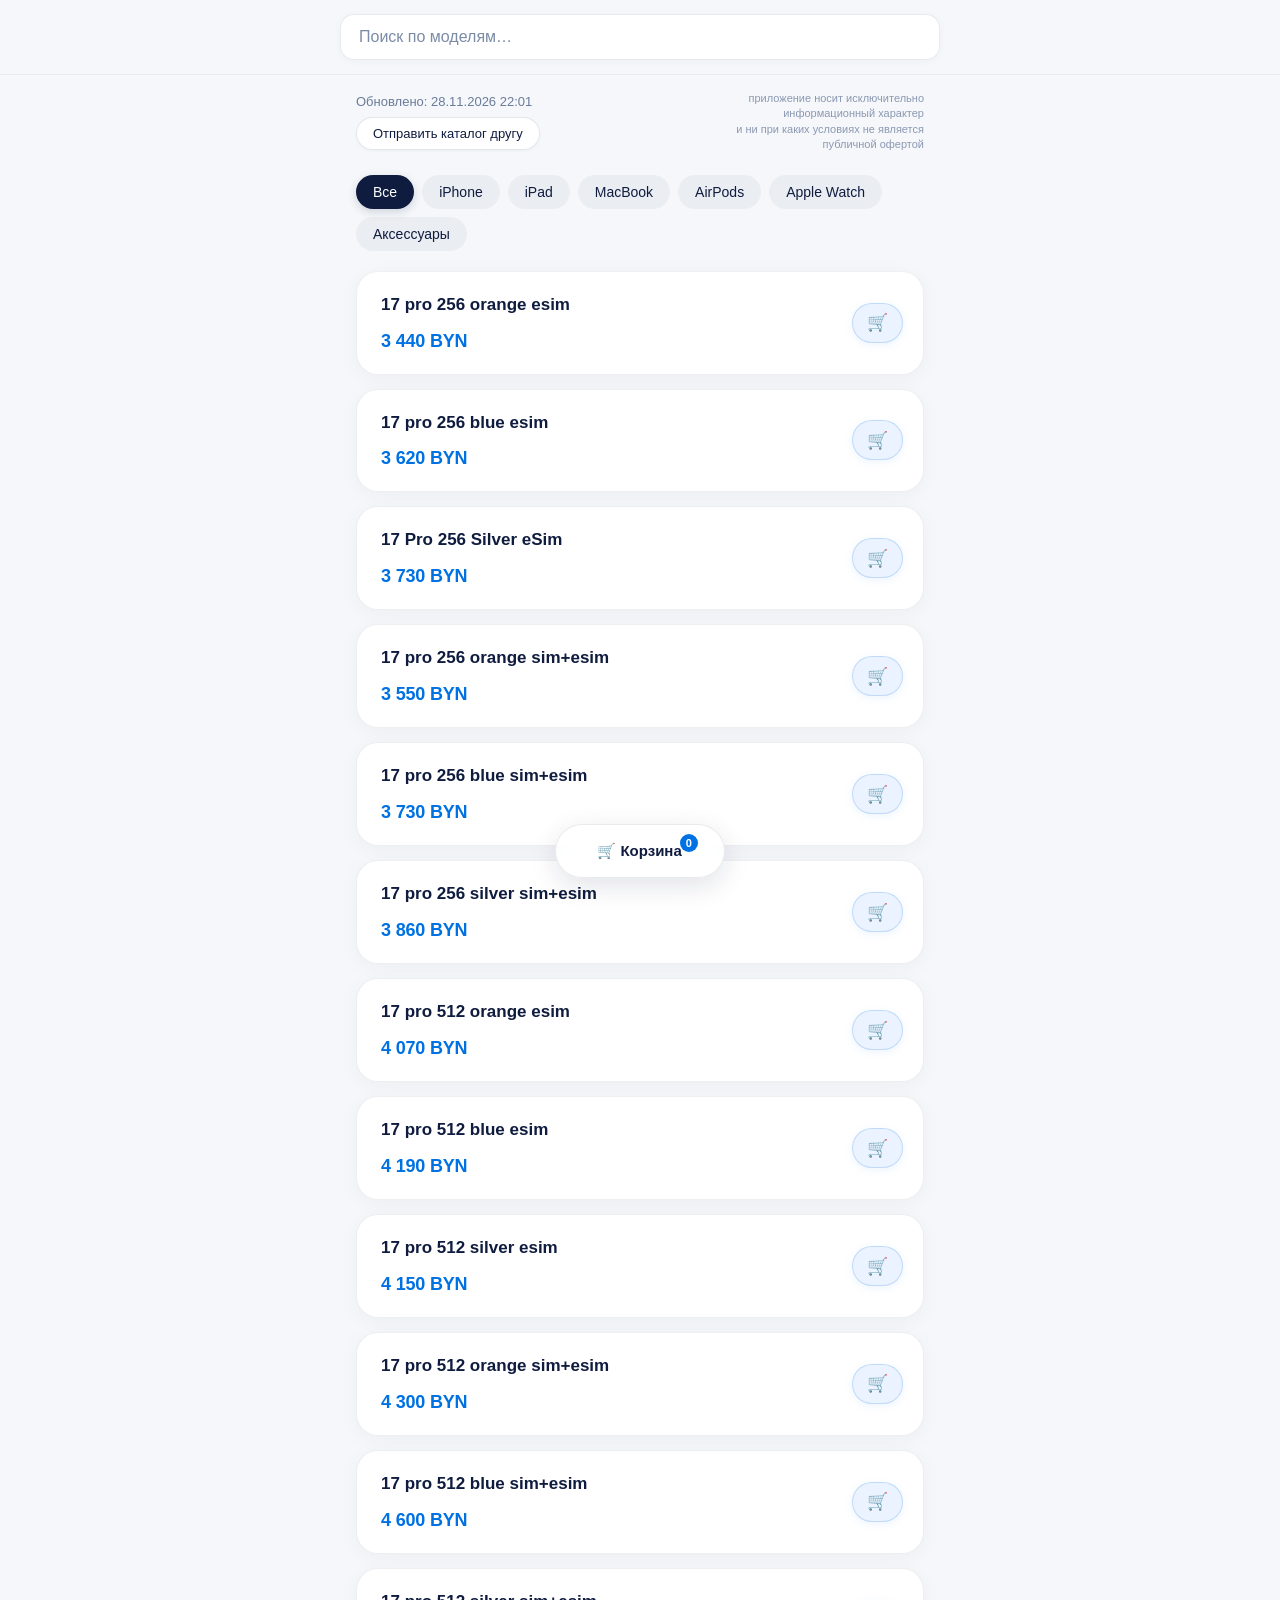
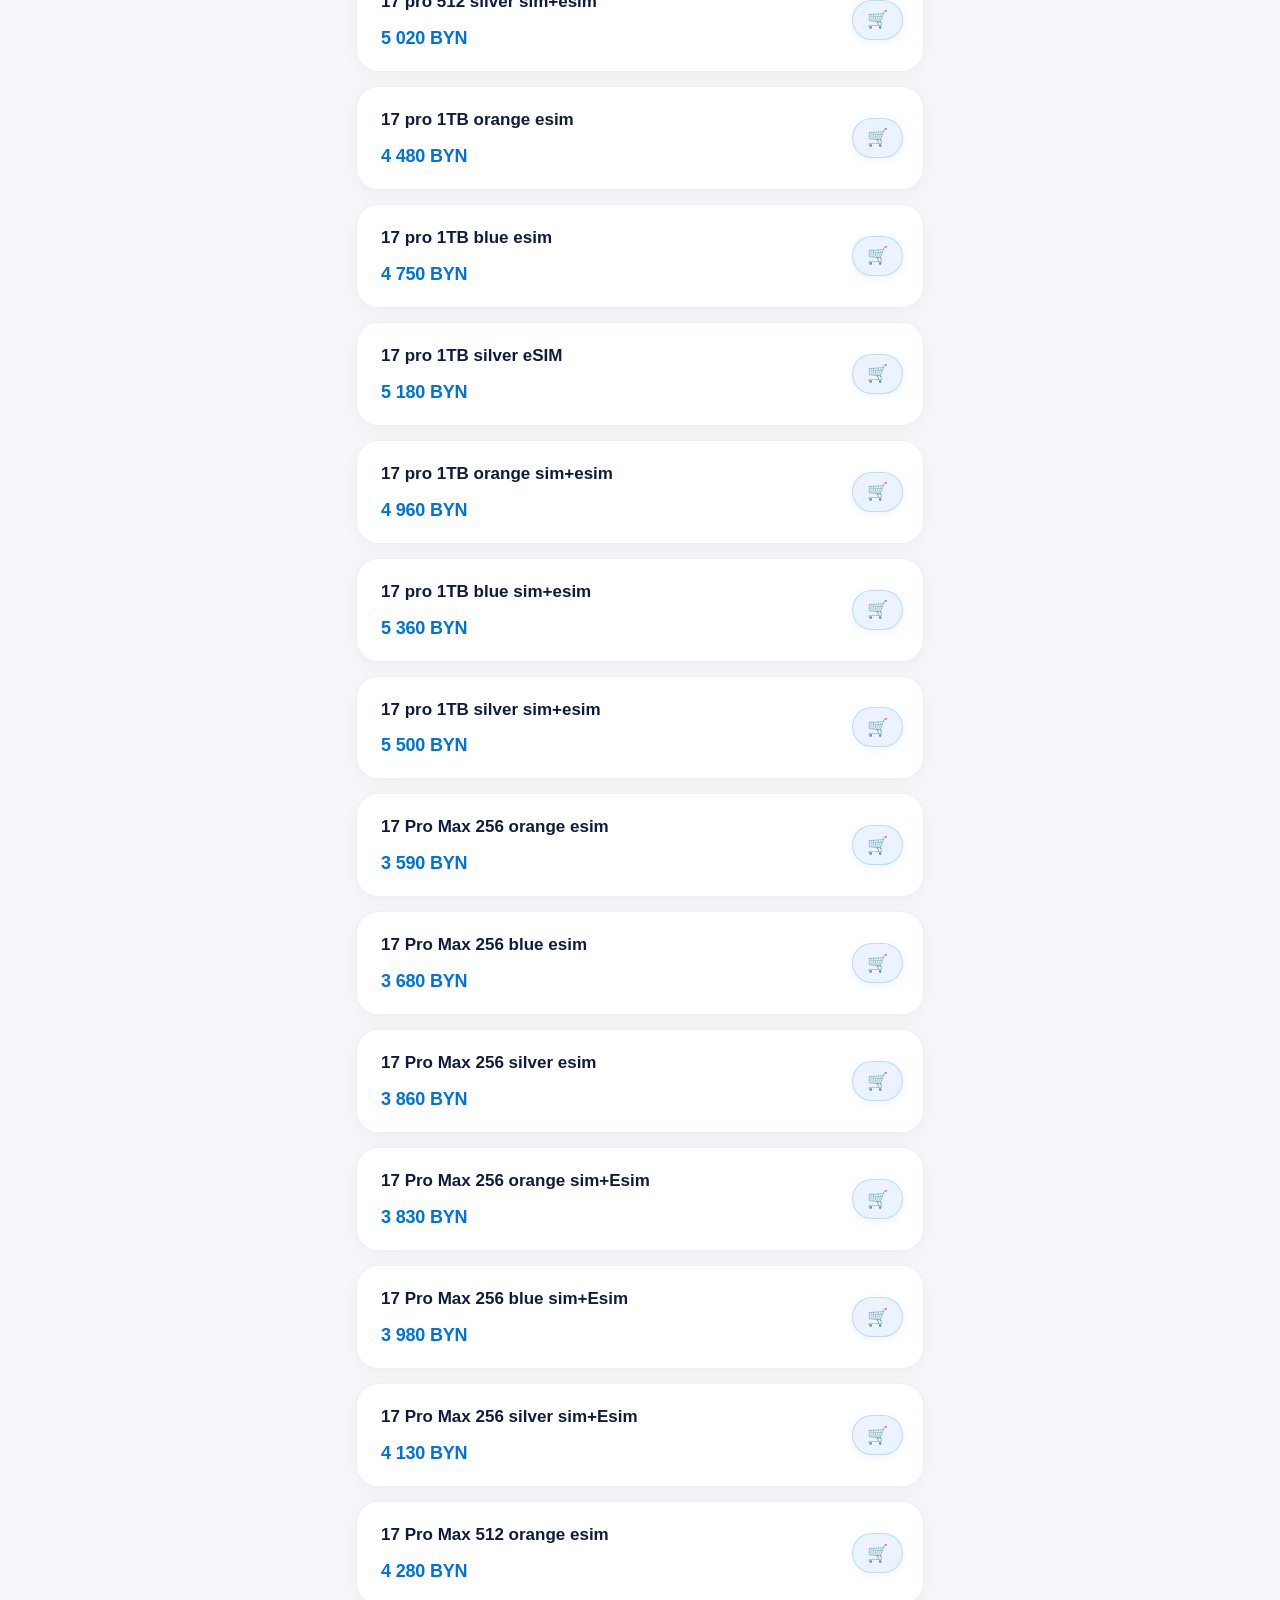
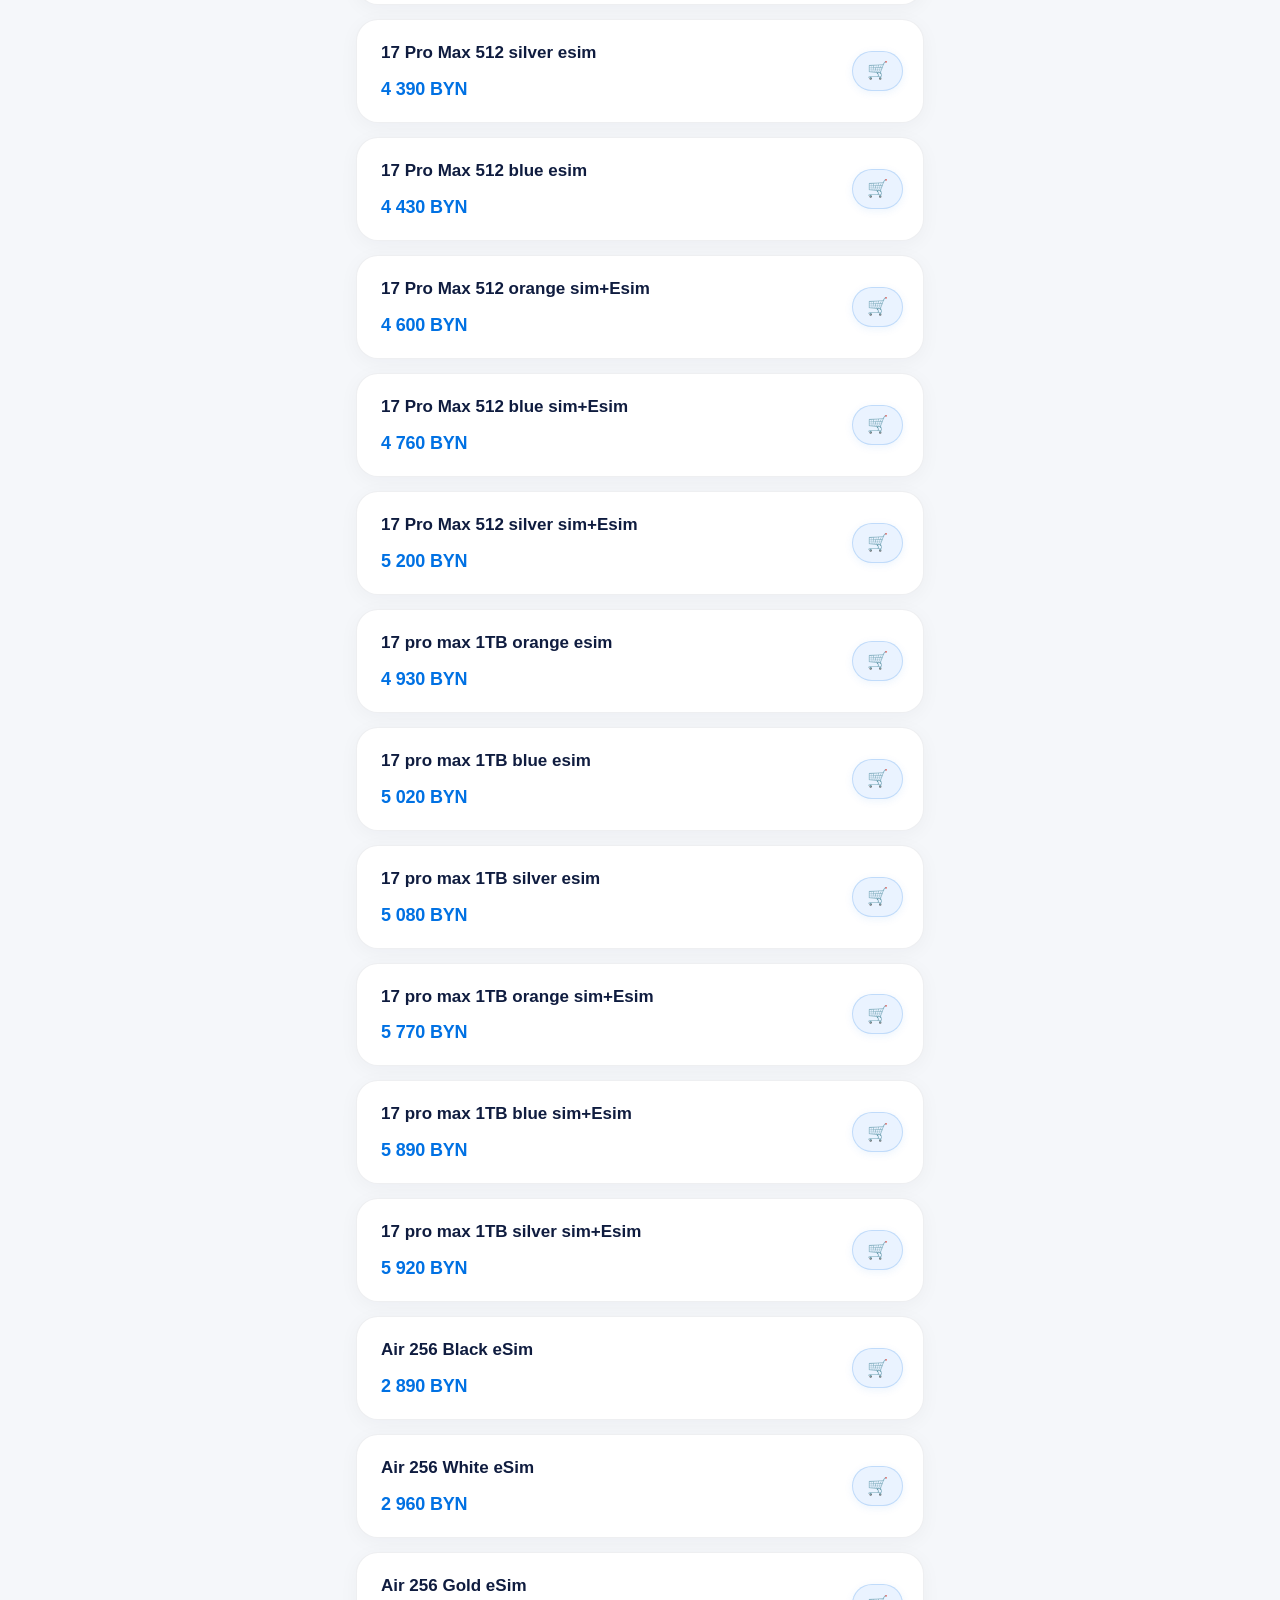
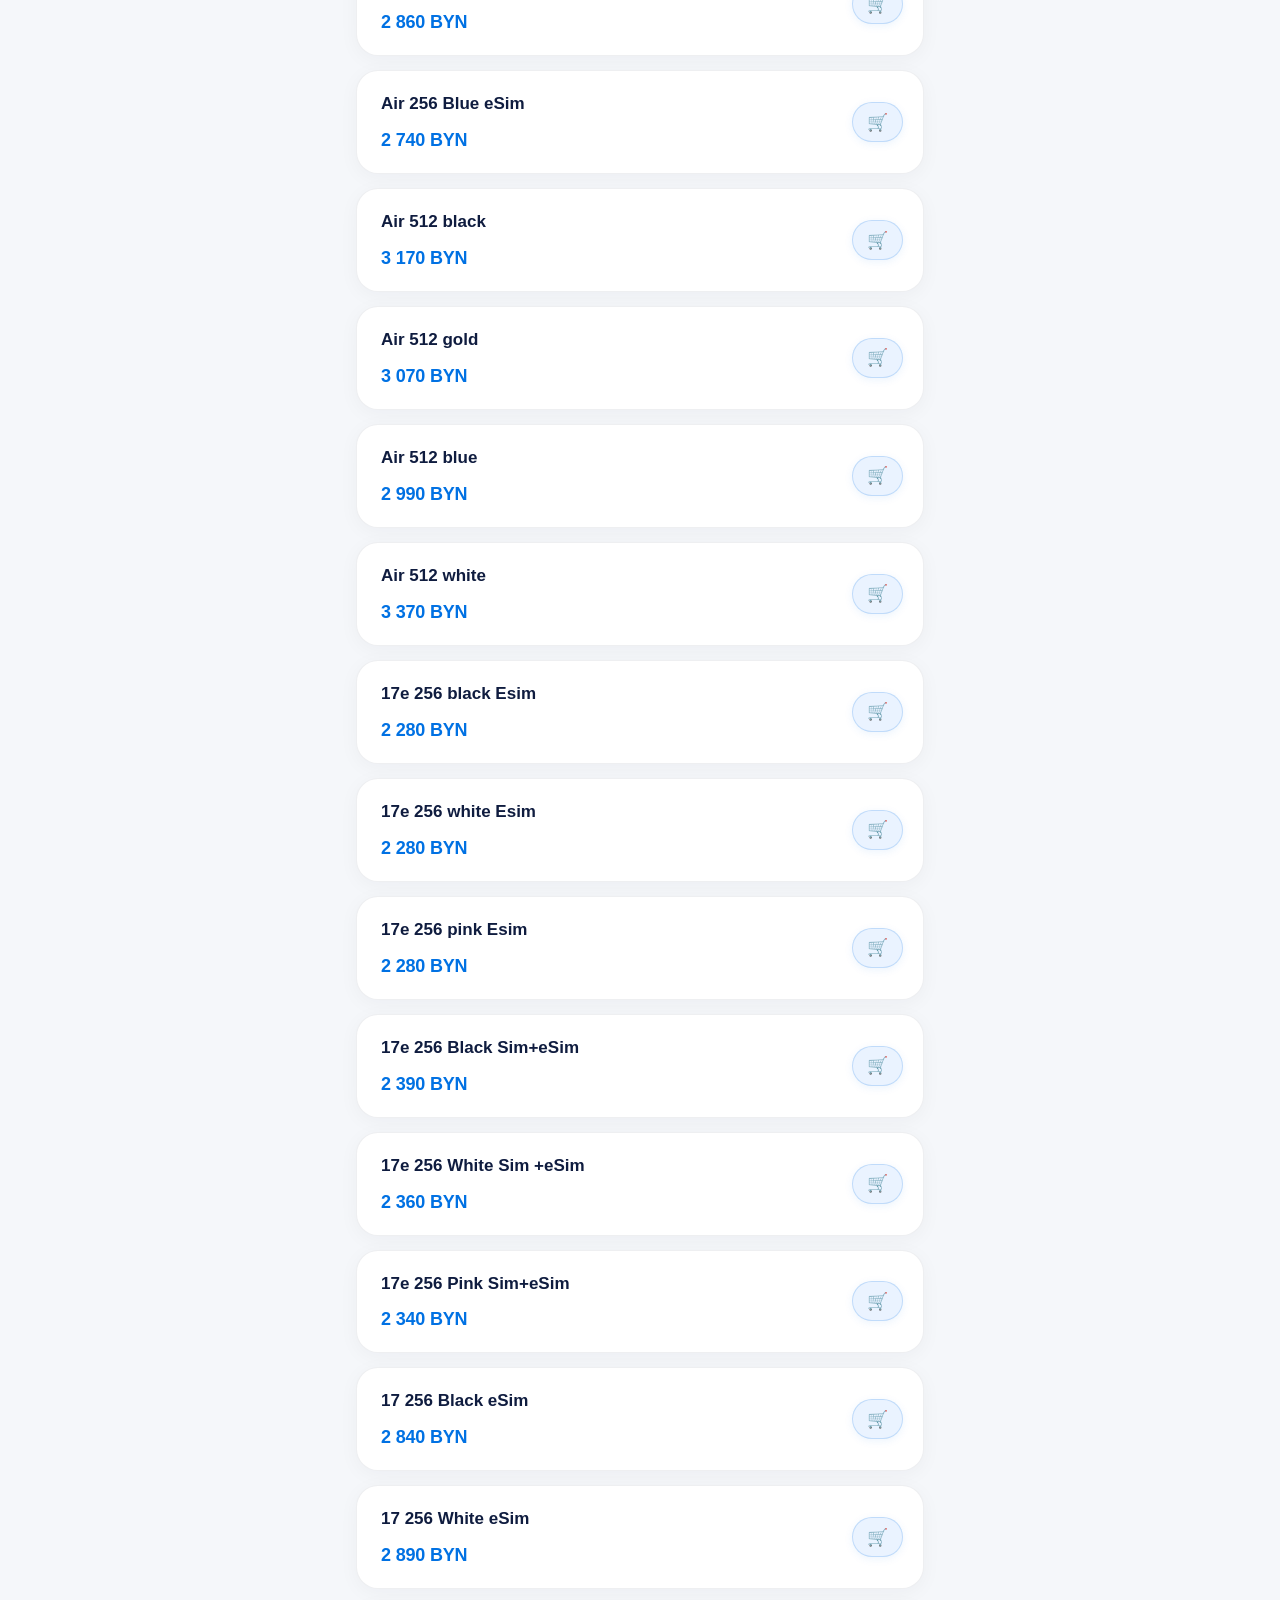
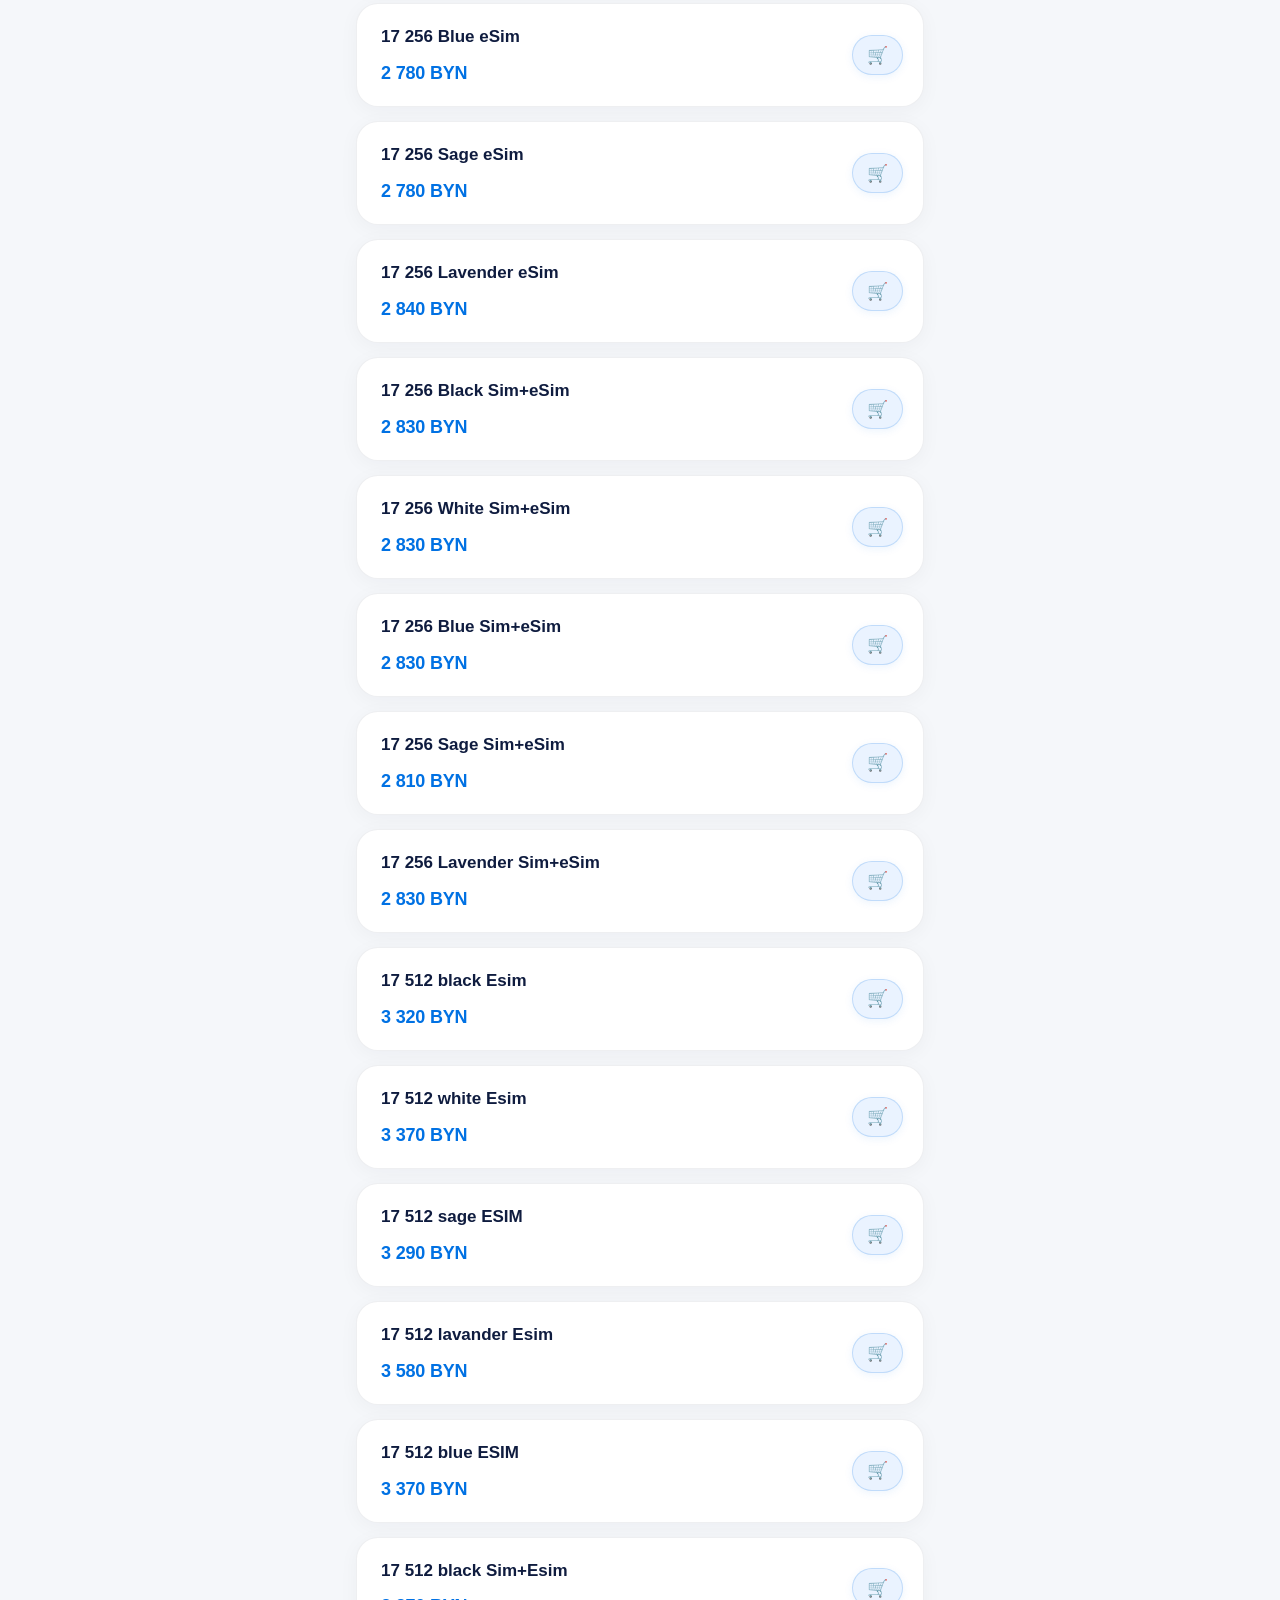
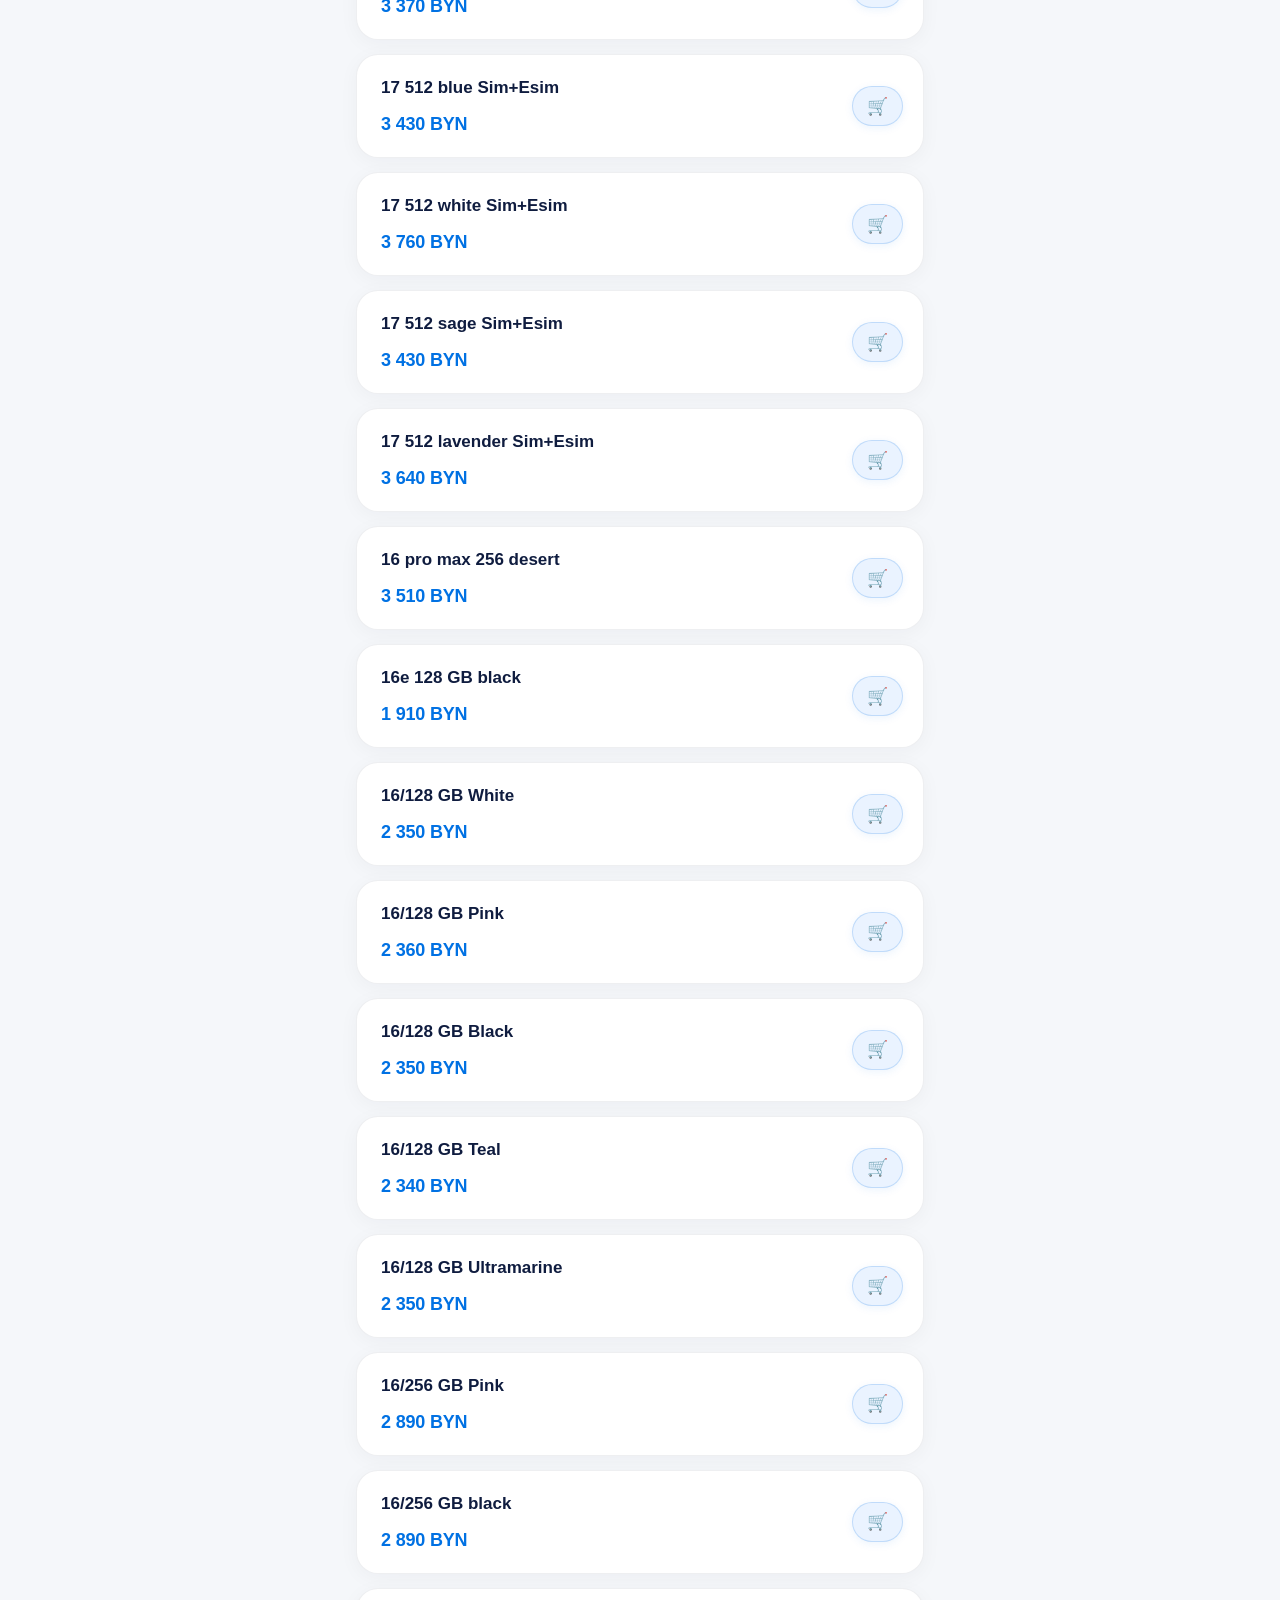
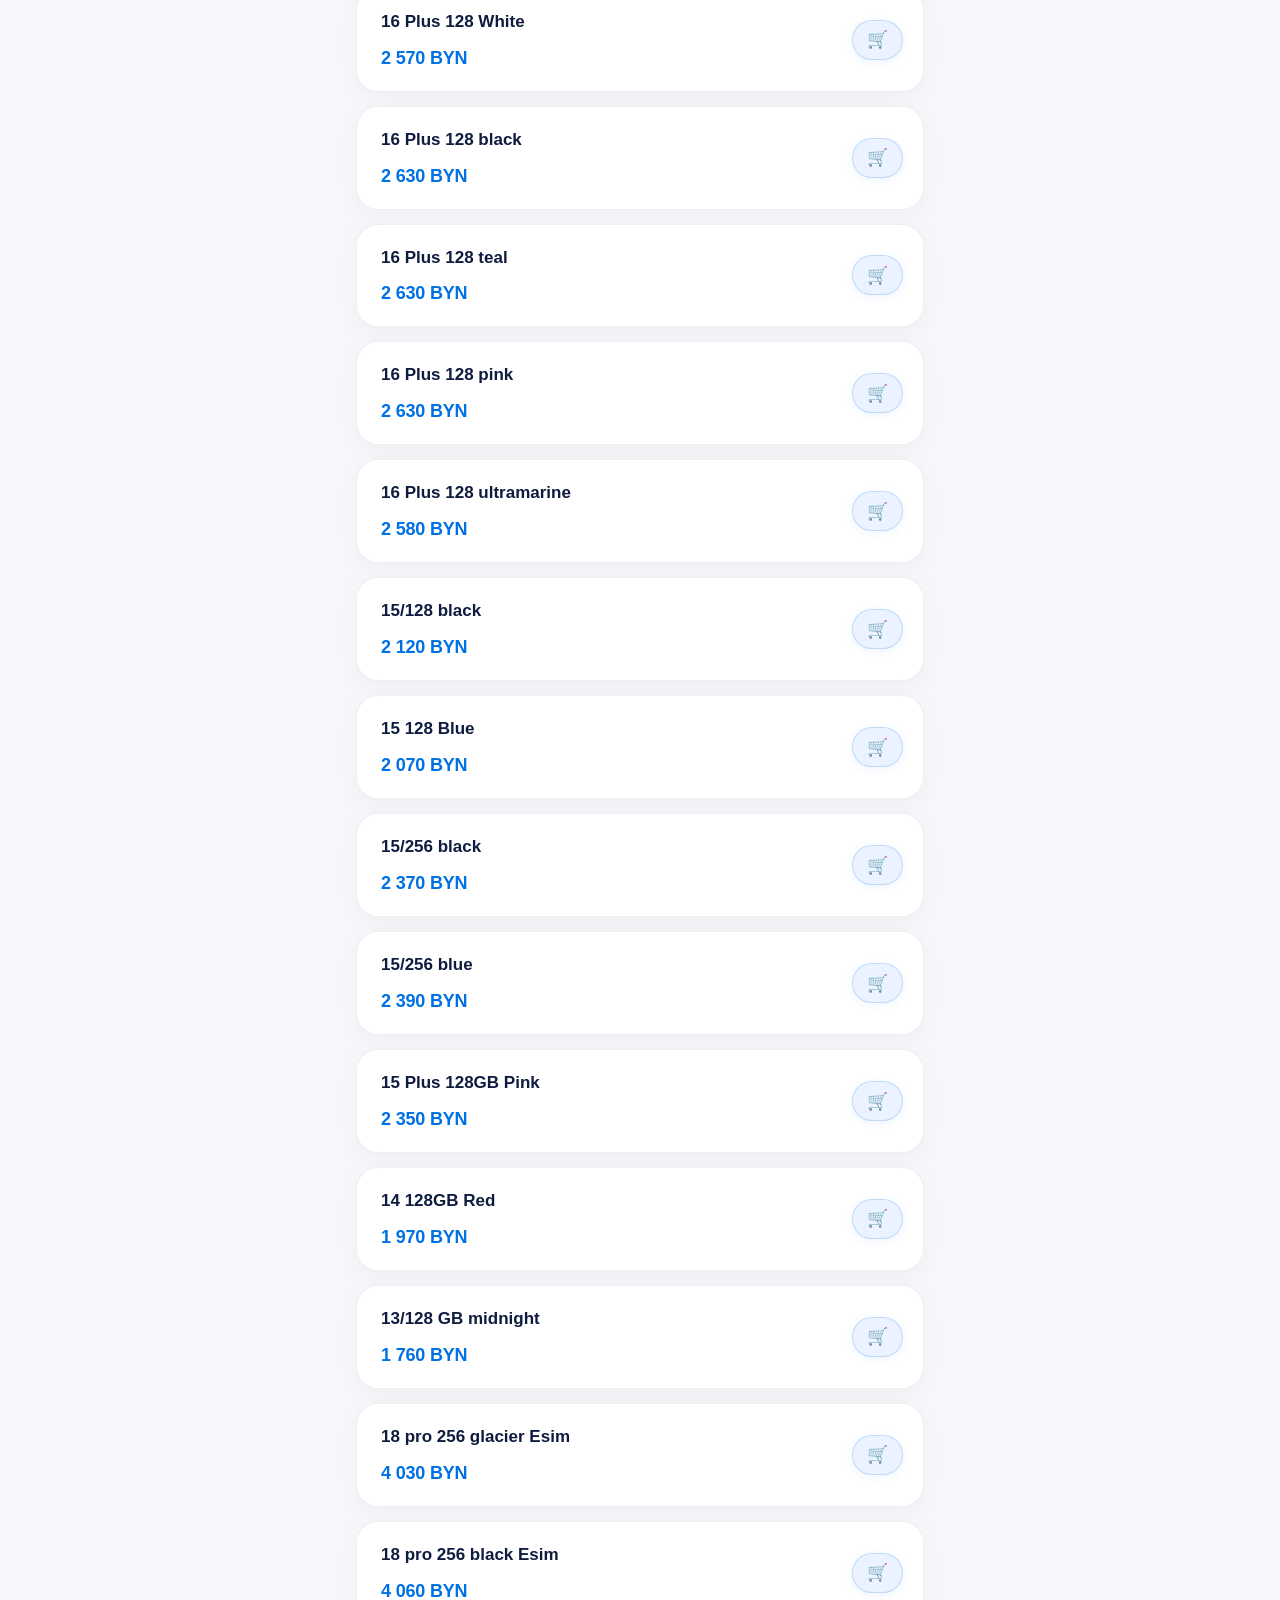
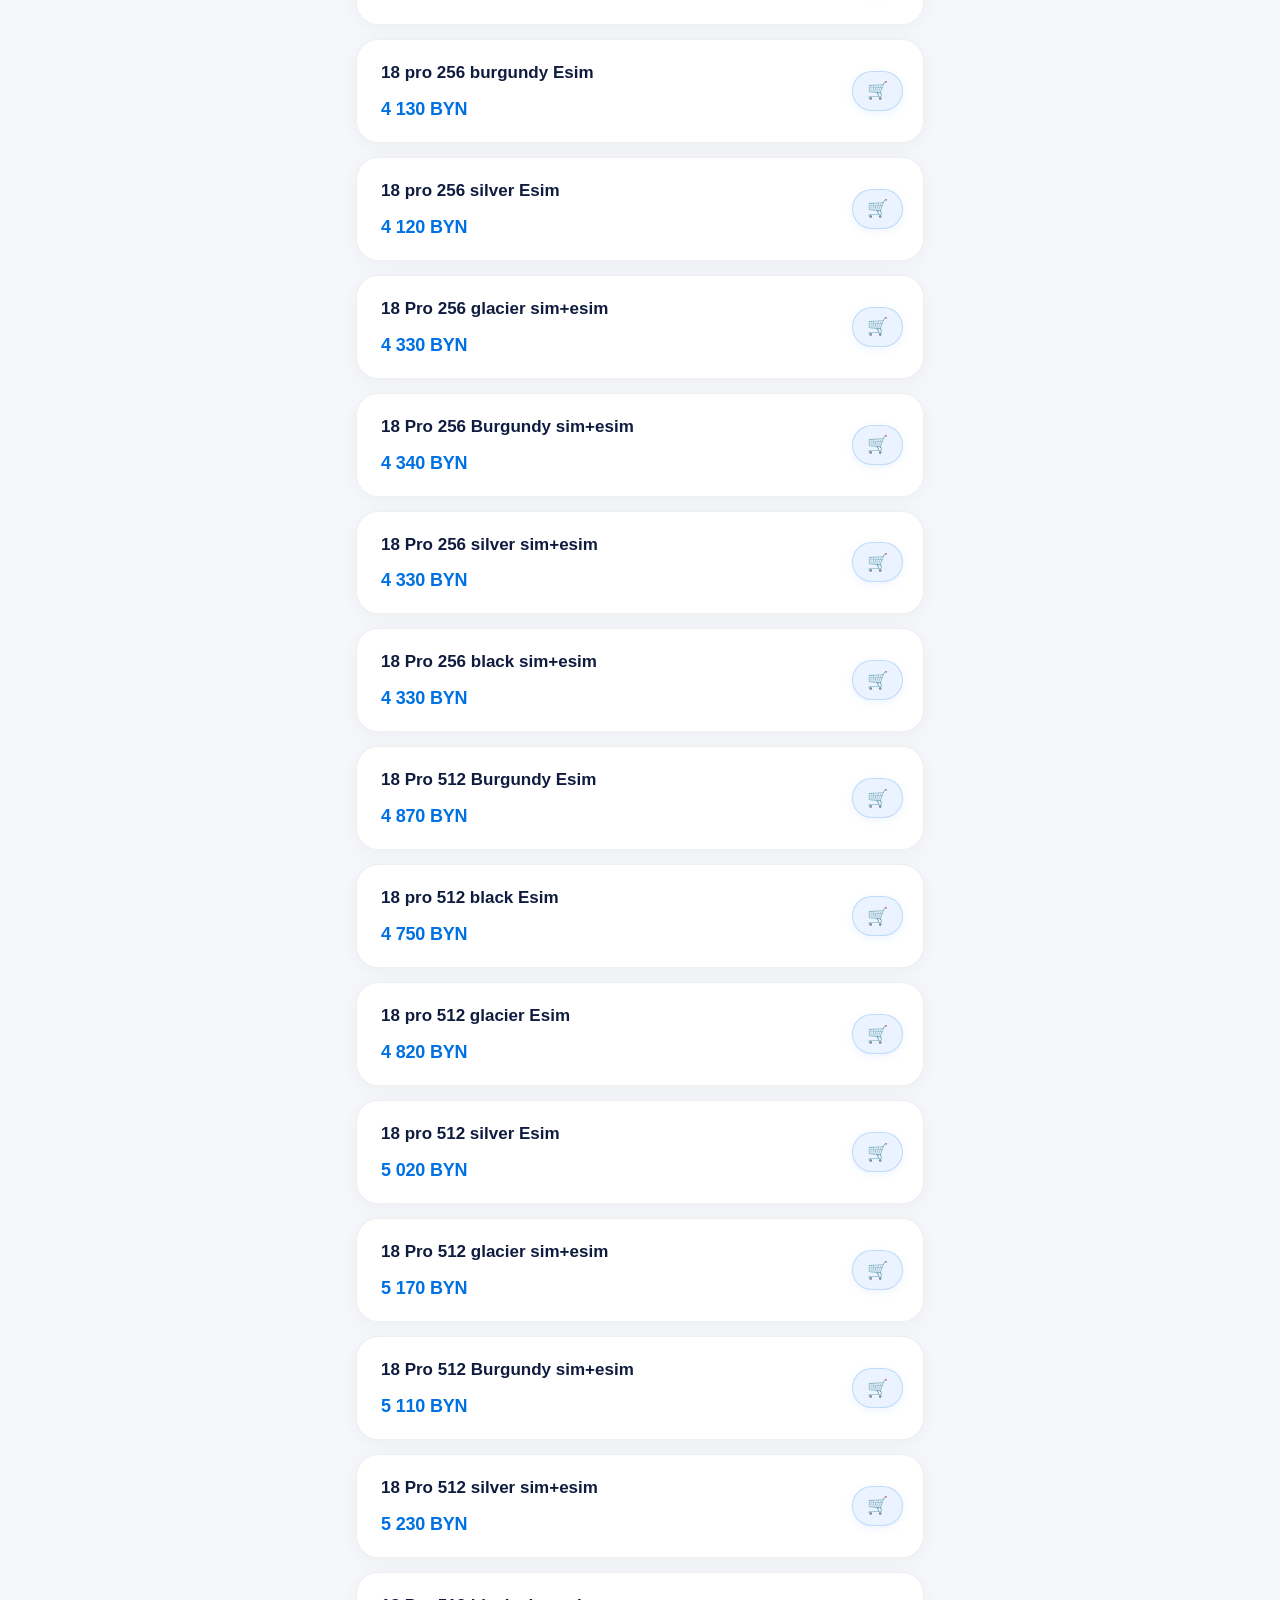
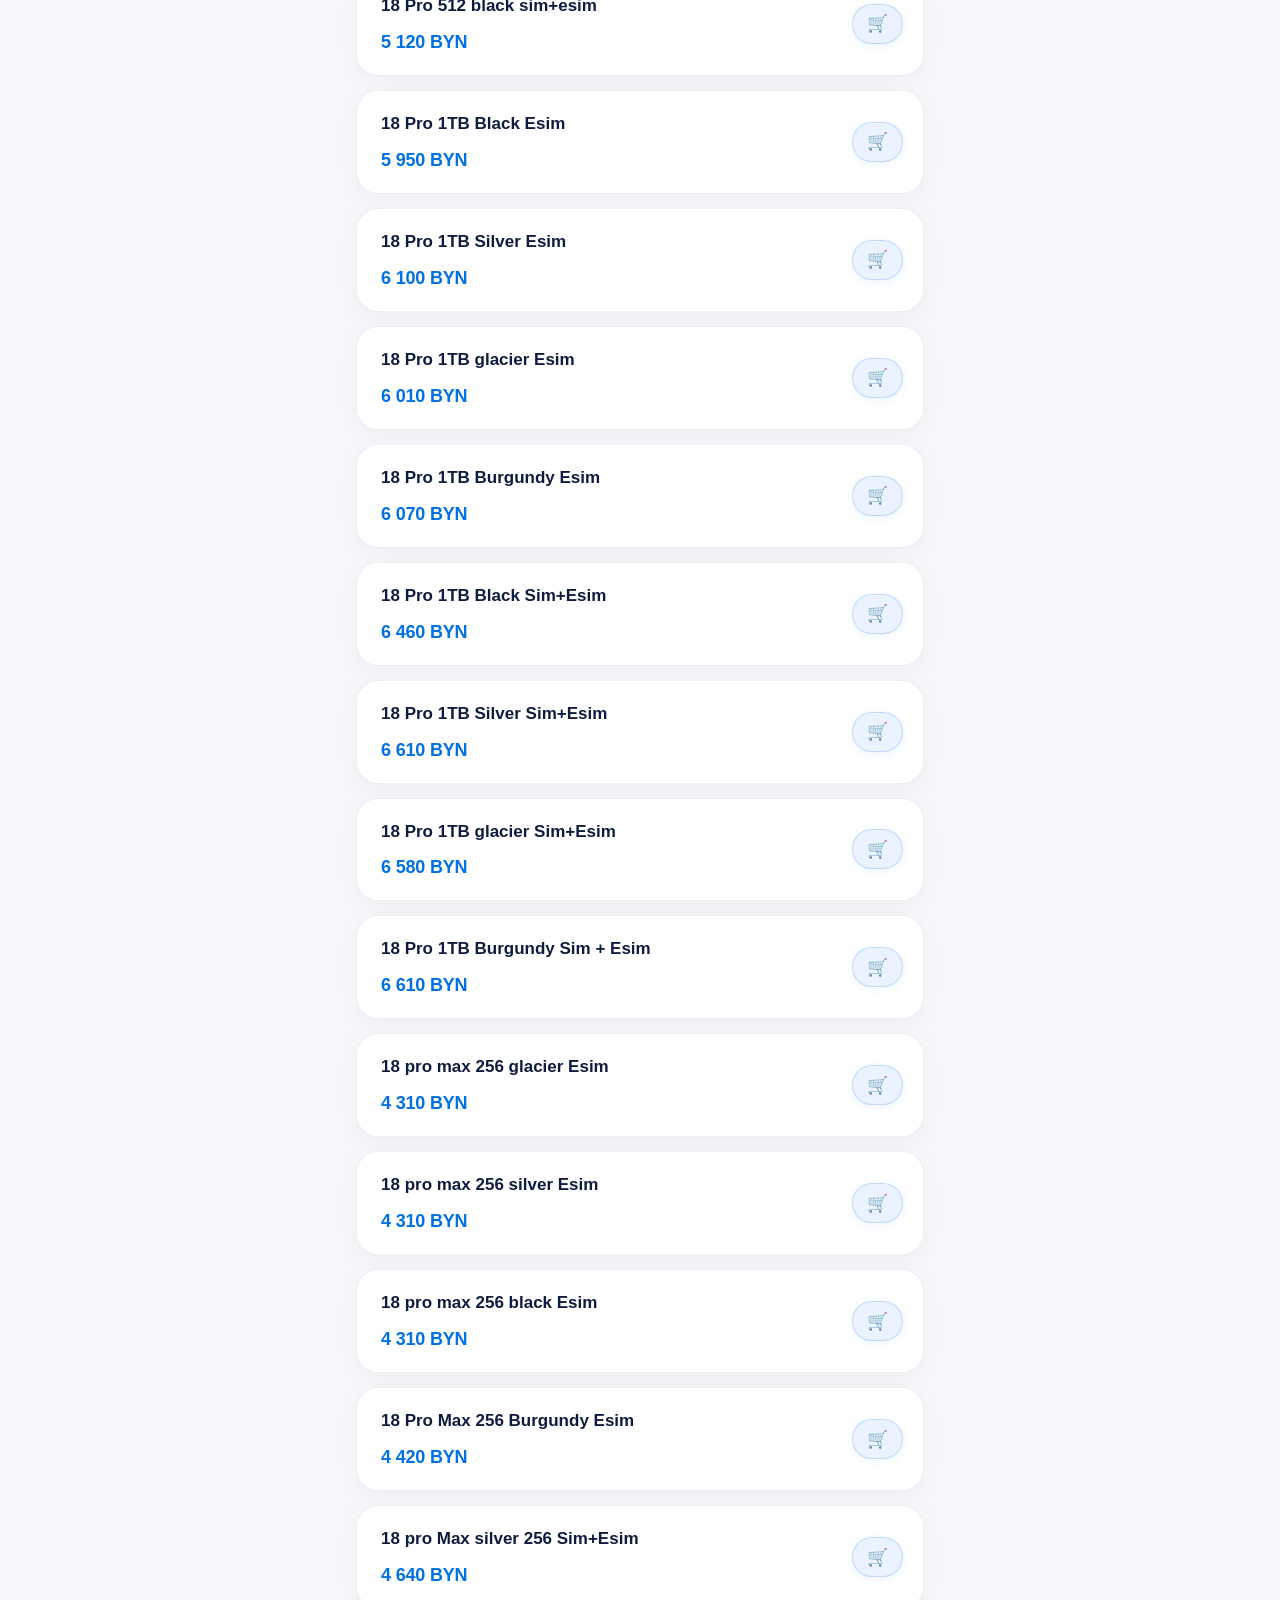
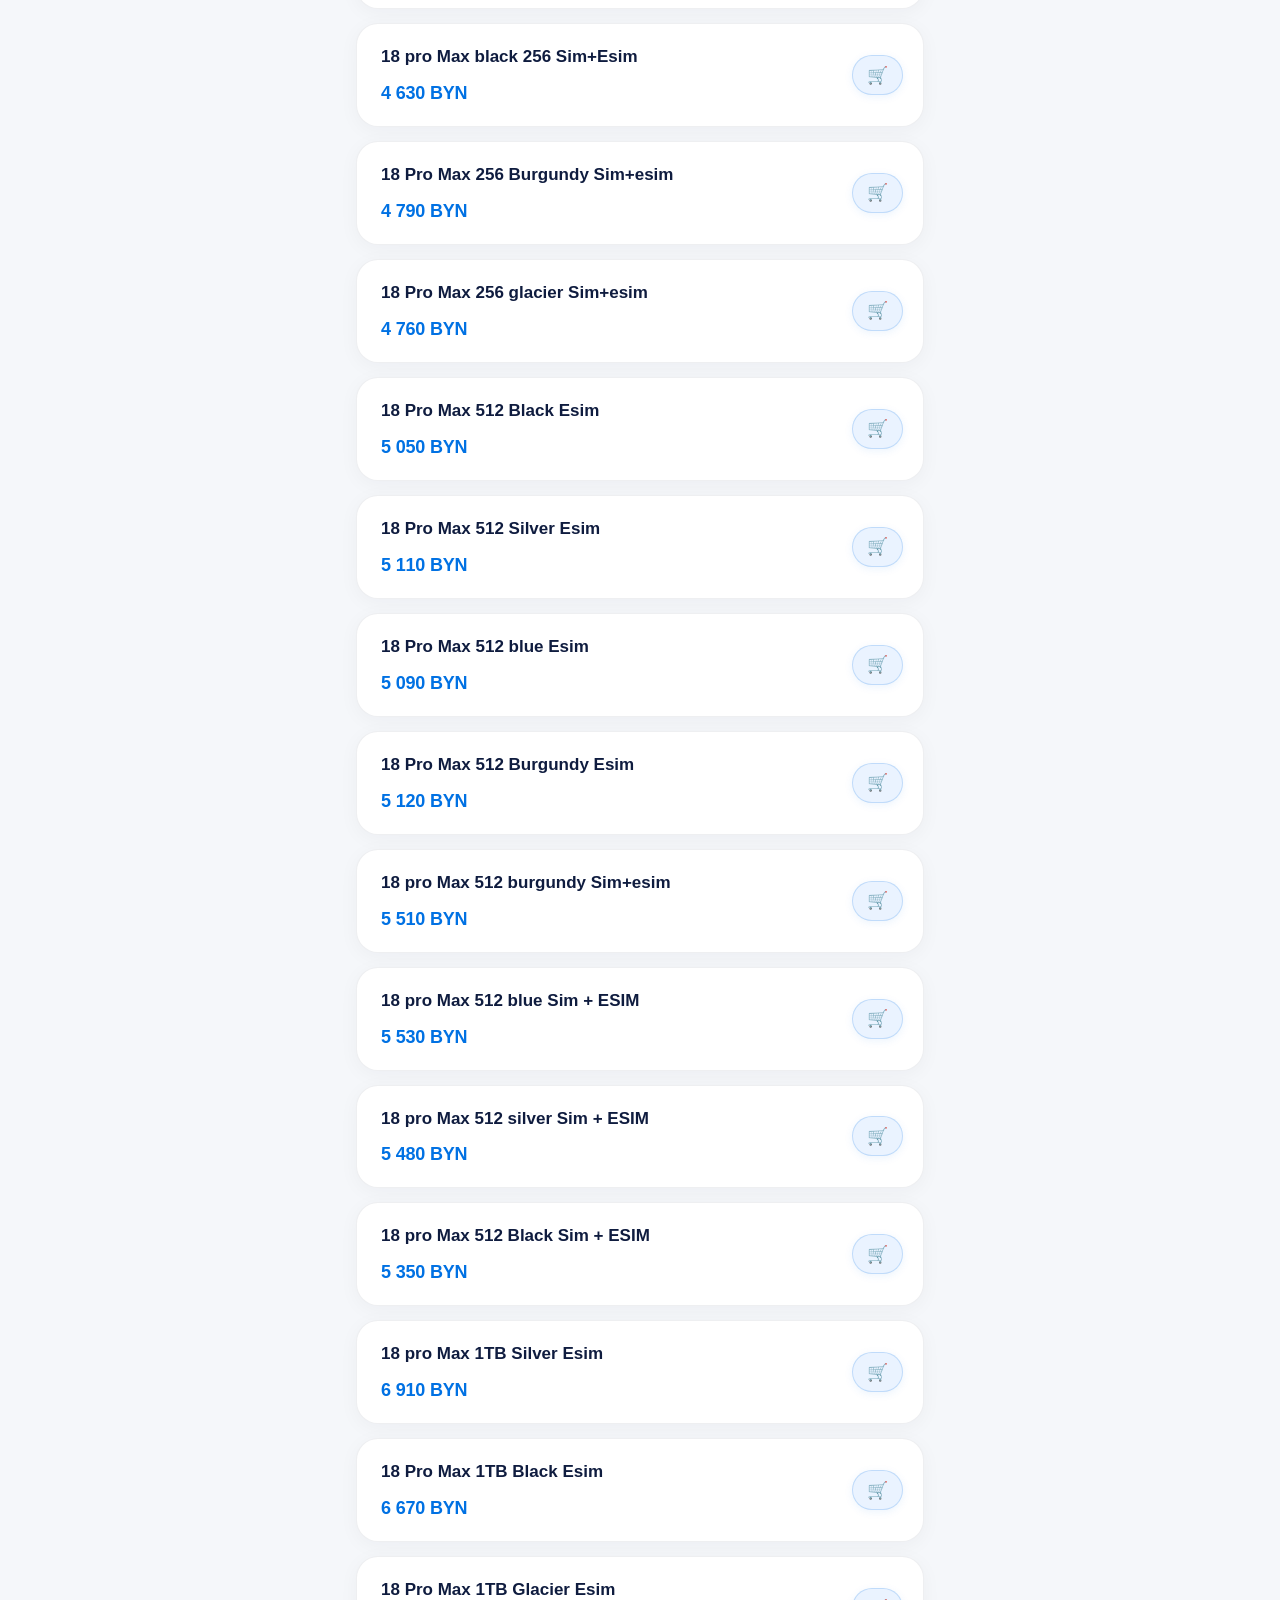
<file: index.html>
<!DOCTYPE html>
<html lang="ru">
<head>
  <meta charset="UTF-8">
  <title>appLit Catalog</title>
  <meta name="viewport" content="width=device-width, initial-scale=1">

  <link rel="apple-touch-icon" href="/apple-touch-icon.png">
  <link rel="stylesheet" href="style.css?v=21">
</head>

<body>

  <!-- Поиск -->
  <div class="search-bar-wrapper">
    <input id="search" type="text" placeholder="Поиск по моделям…">
  </div>

  <!-- Верхняя строка -->
  <div class="top-row">
    <div class="top-left">
      <div id="update-time"></div>
      <button id="share-catalog-btn" class="share-catalog-btn">Отправить каталог другу</button>
    </div>

    <div class="top-right">
      приложение носит исключительно информационный характер<br>
      и ни при каких условиях не является публичной офертой
    </div>
  </div>

  <!-- КНОПКИ КАТЕГОРИЙ -->
  <div class="category-buttons">
    <button data-category="all" class="active">Все</button>
    <button data-category="iphone">iPhone</button>
    <button data-category="ipad">iPad</button>
    <button data-category="macbook">MacBook</button>
    <button data-category="airpods">AirPods</button>
    <button data-category="apple watch">Apple Watch</button>
    <button data-category="аксессуары">Аксессуары</button>
  </div>

  <!-- Каталог -->
  <div id="catalog"></div>

  <!-- Модальное окно корзины -->
  <div id="cart-modal" class="cart-modal">
    <div class="cart-content">

      <button class="cart-close-btn" id="cart-close">×</button>

      <h2>Корзина</h2>

      <div id="cart-items"></div>

      <div class="cart-bottom-row">
        <div id="cart-total" class="cart-total"></div>
        <button id="cart-order-btn" class="cart-order-btn">Заказать</button>
      </div>

    </div>
  </div>

  <!-- Таббар -->
  <div class="tabbar">
    <div class="tab-item" id="tab-cart">
      🛒 Корзина
      <div class="tab-badge">0</div>
    </div>
  </div>

  <script src="app.js?v=21"></script>
</body>
</html>
</file>
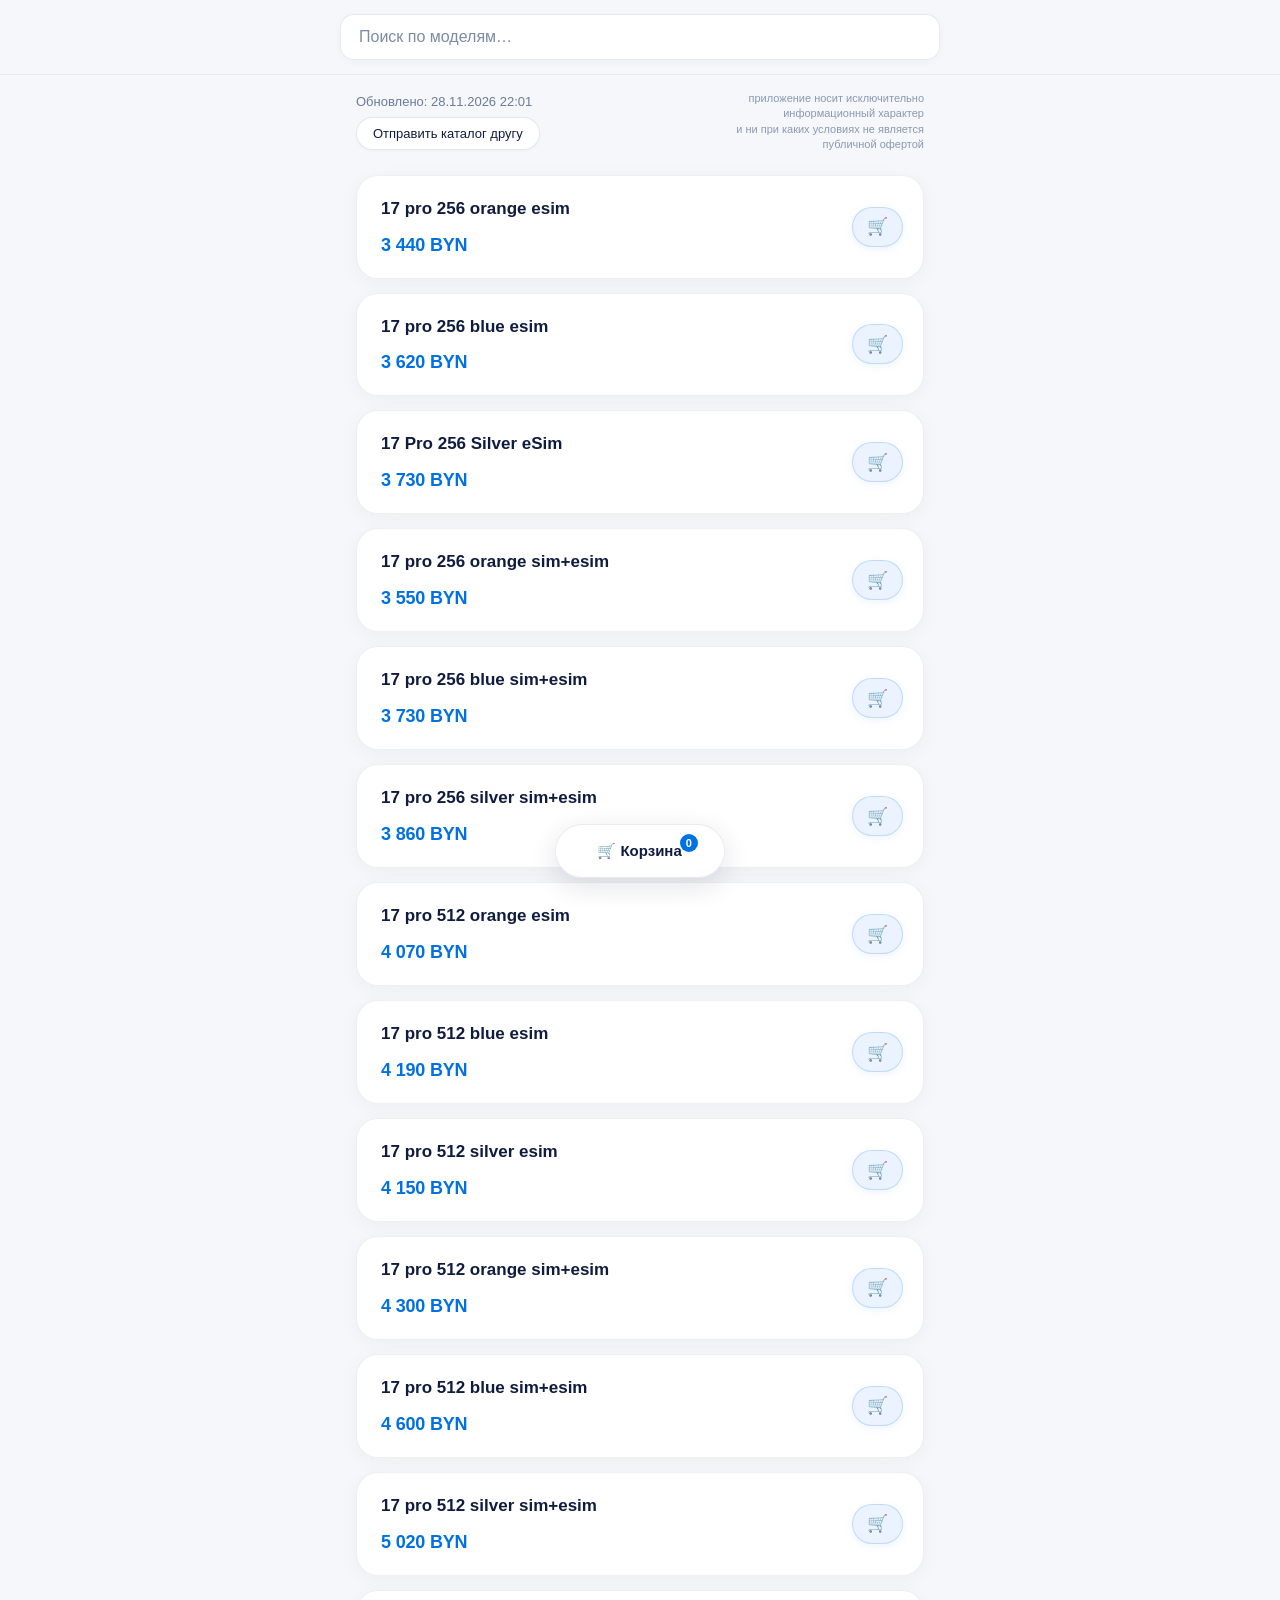
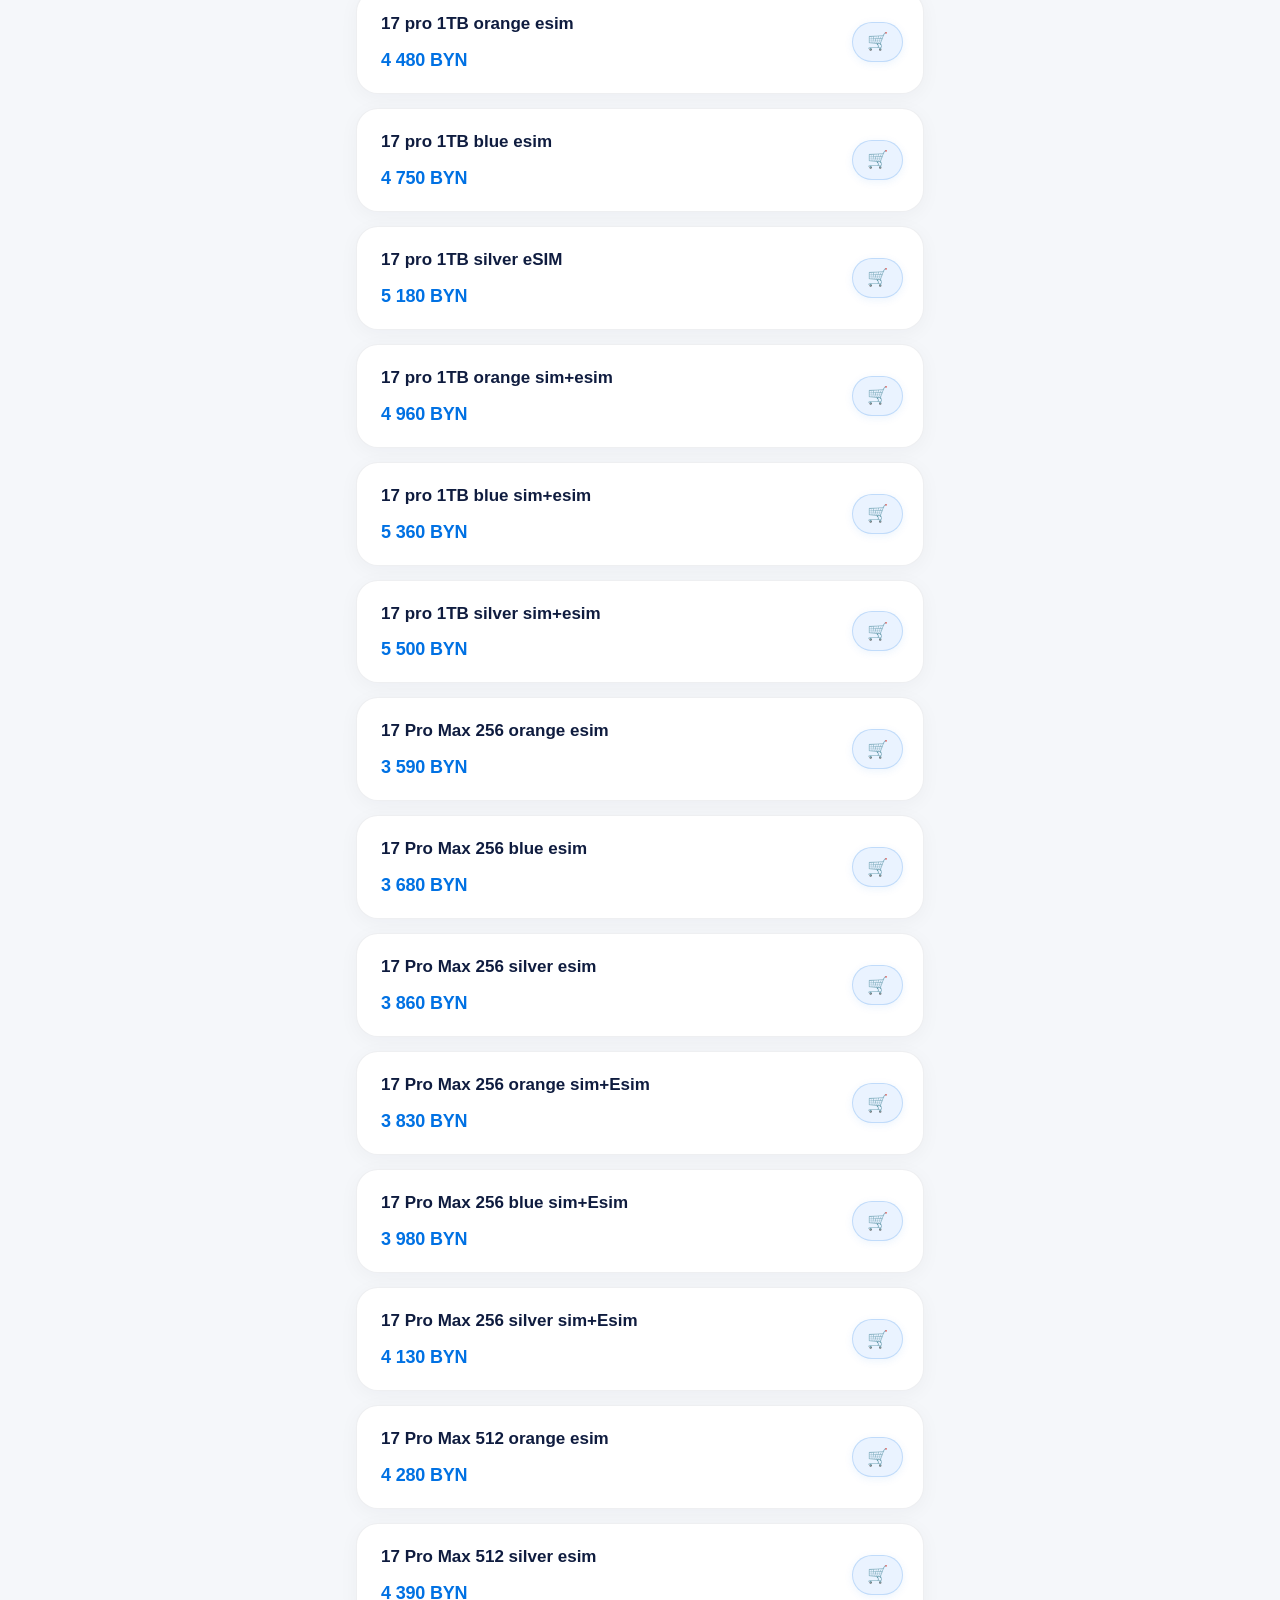
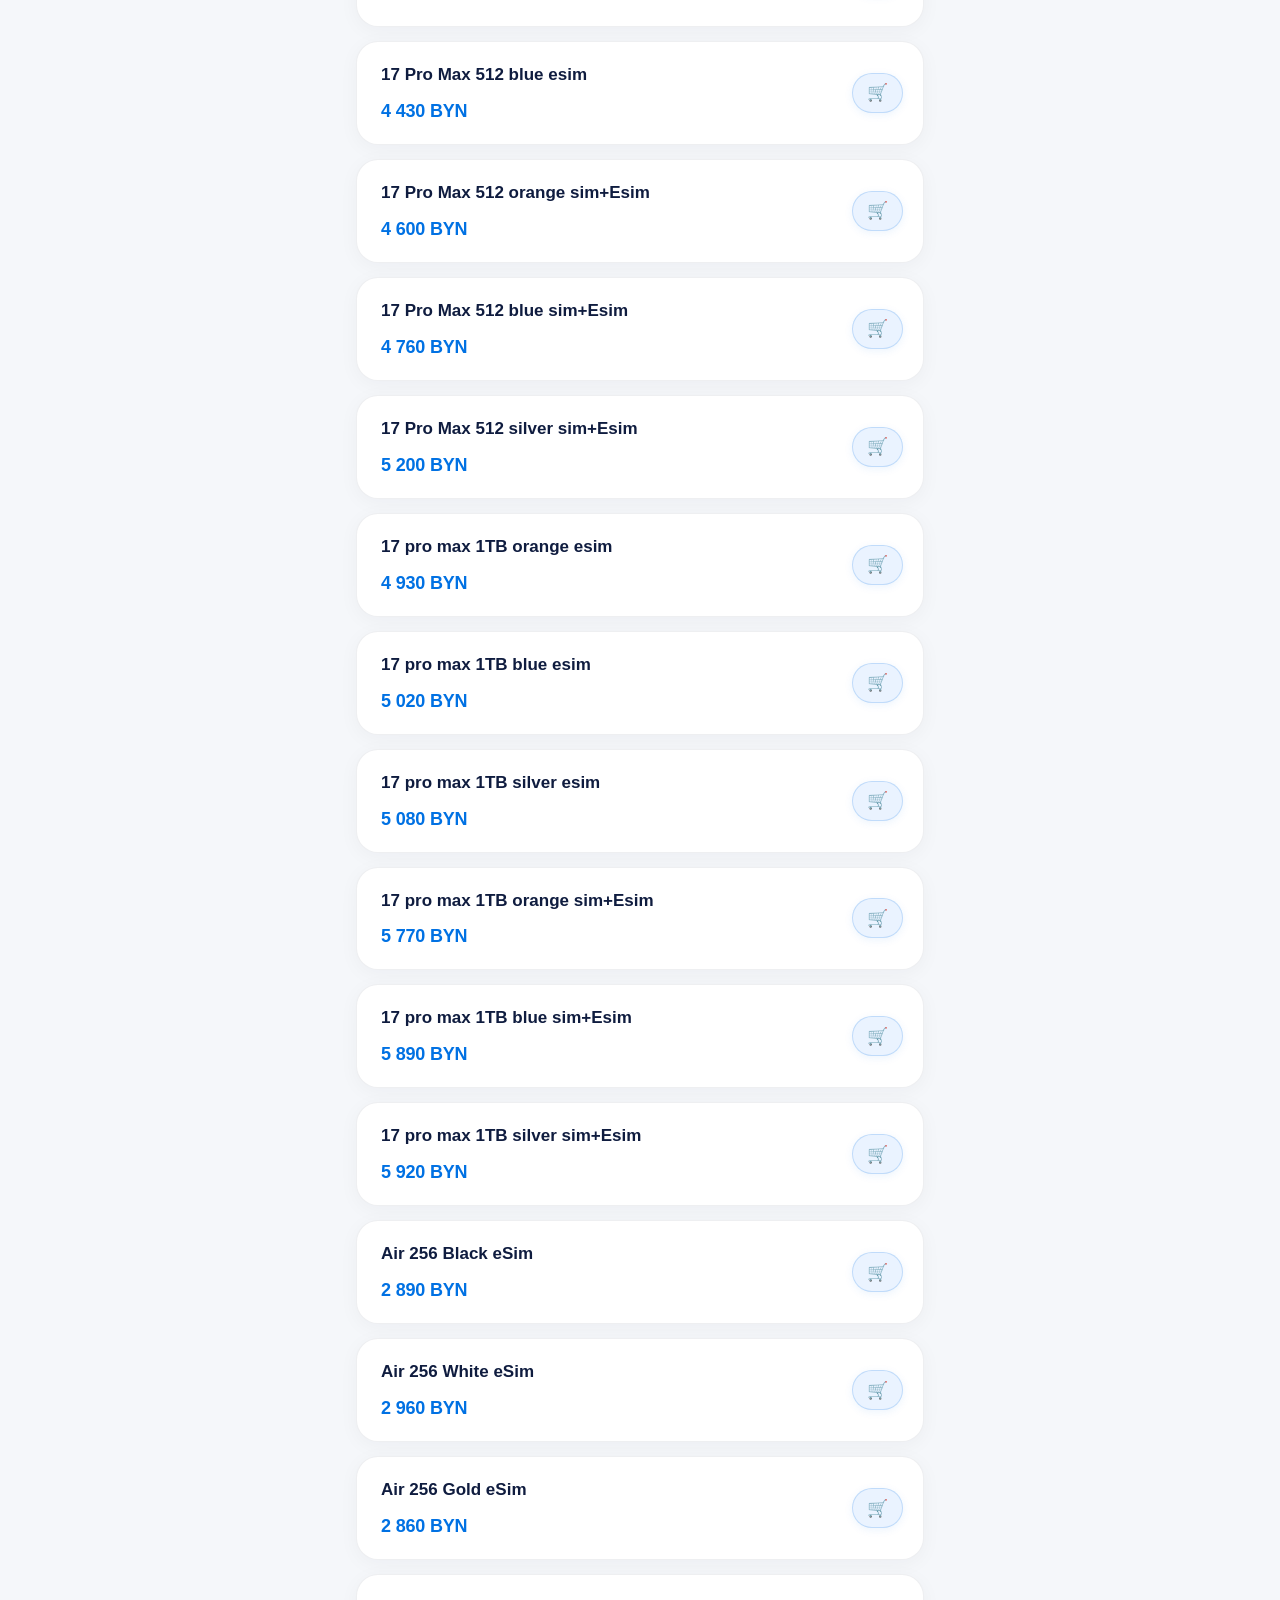
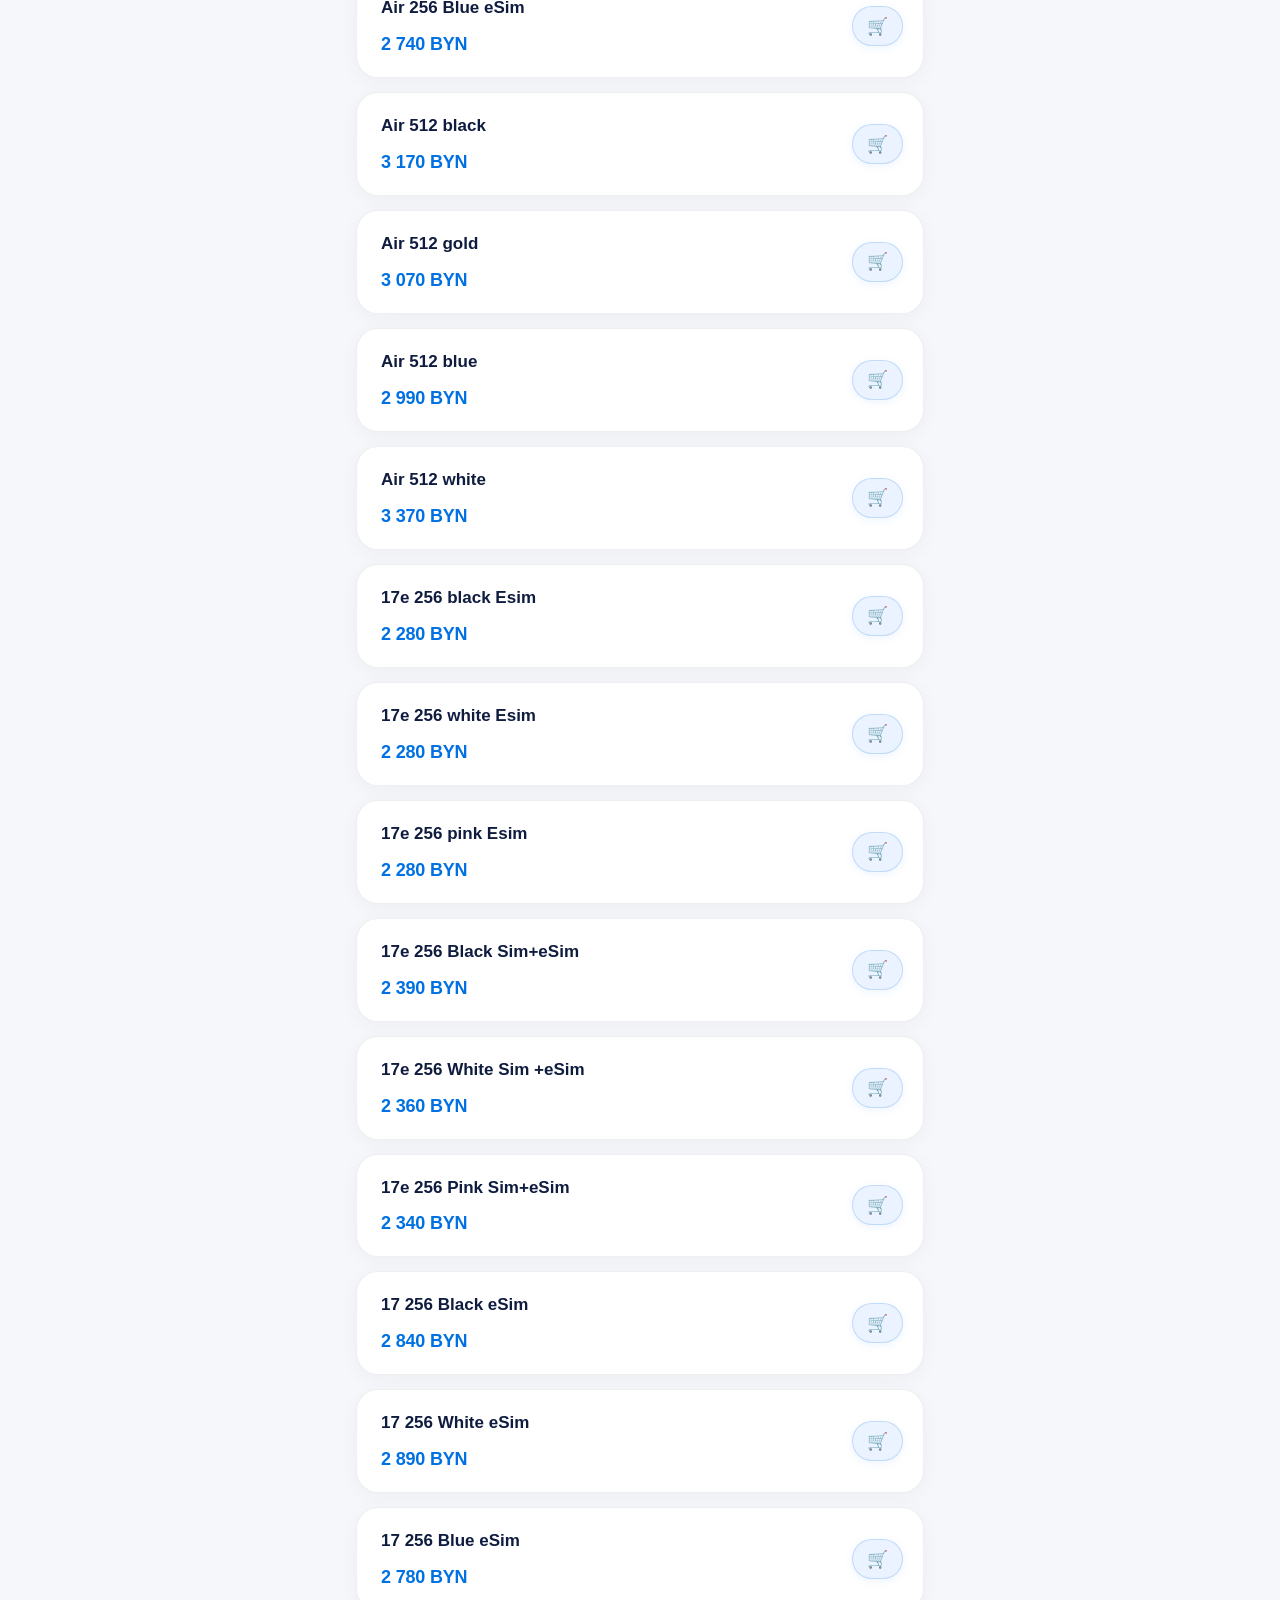
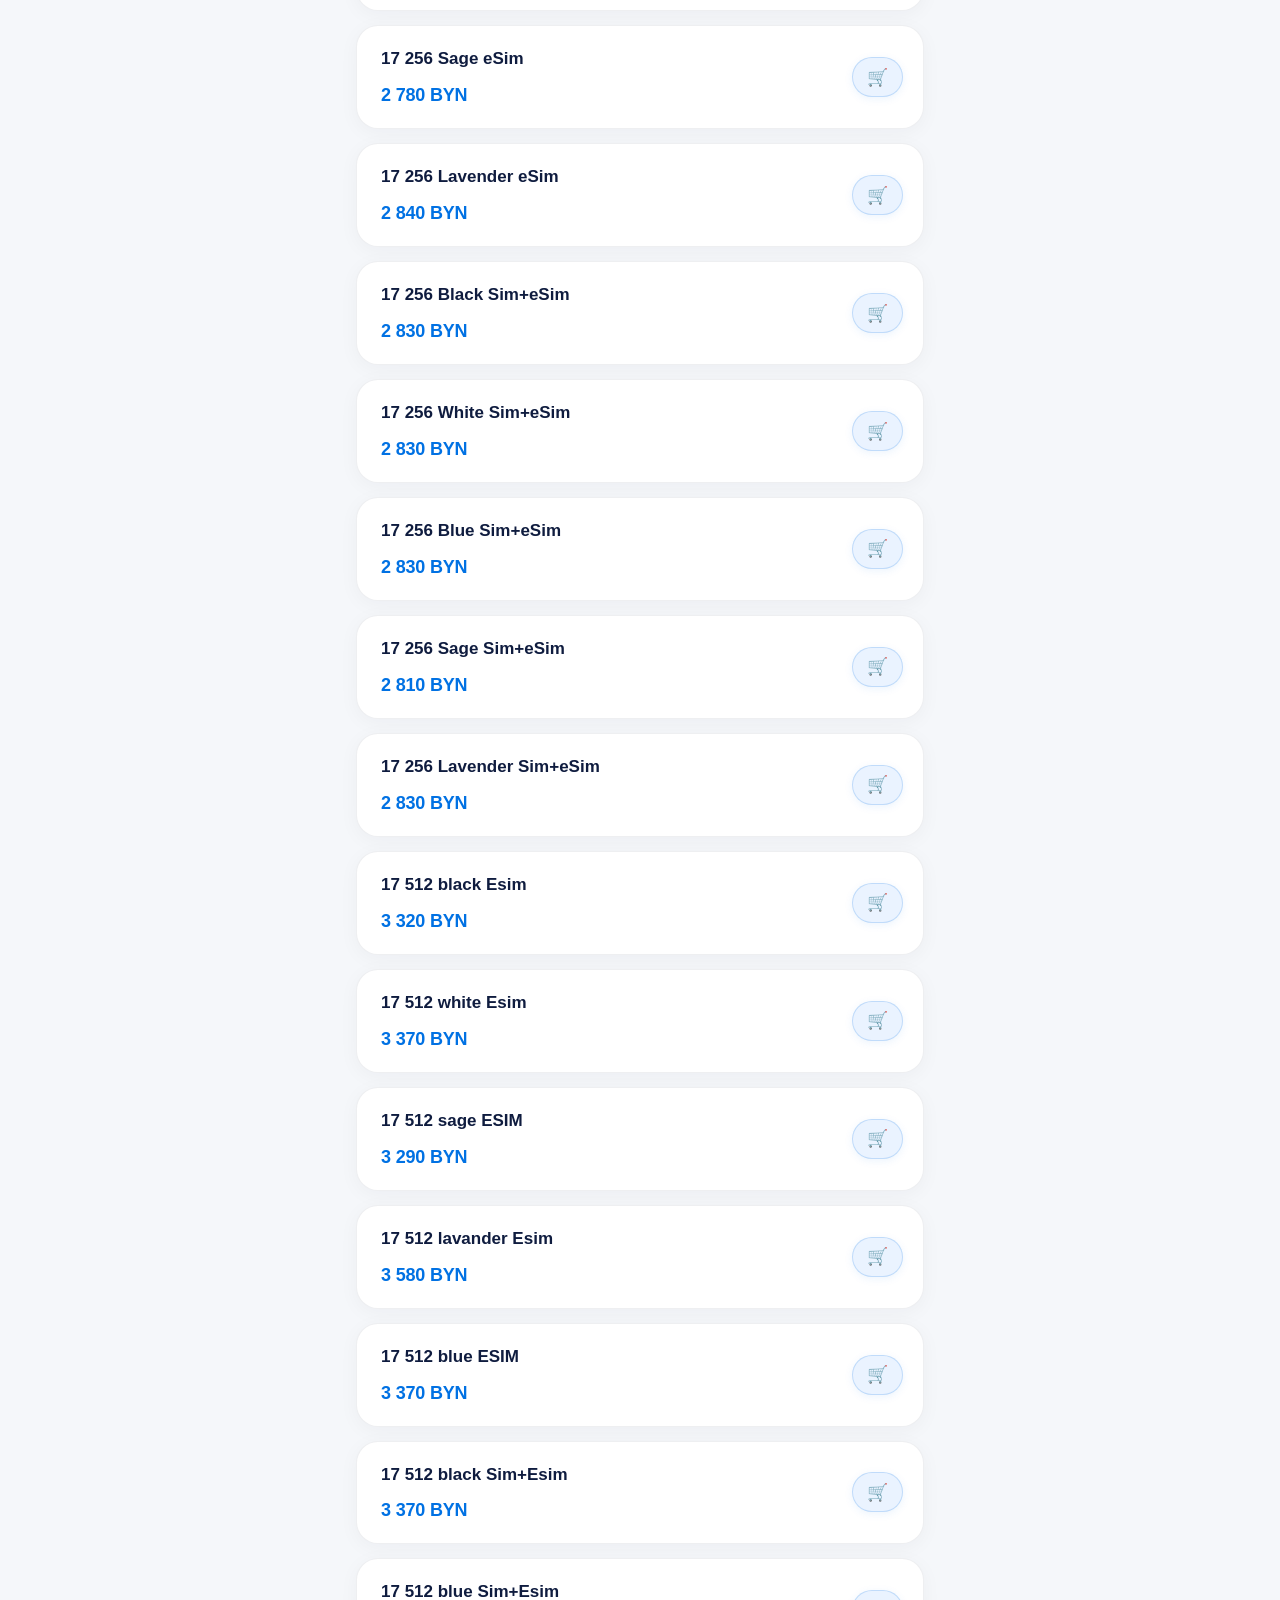
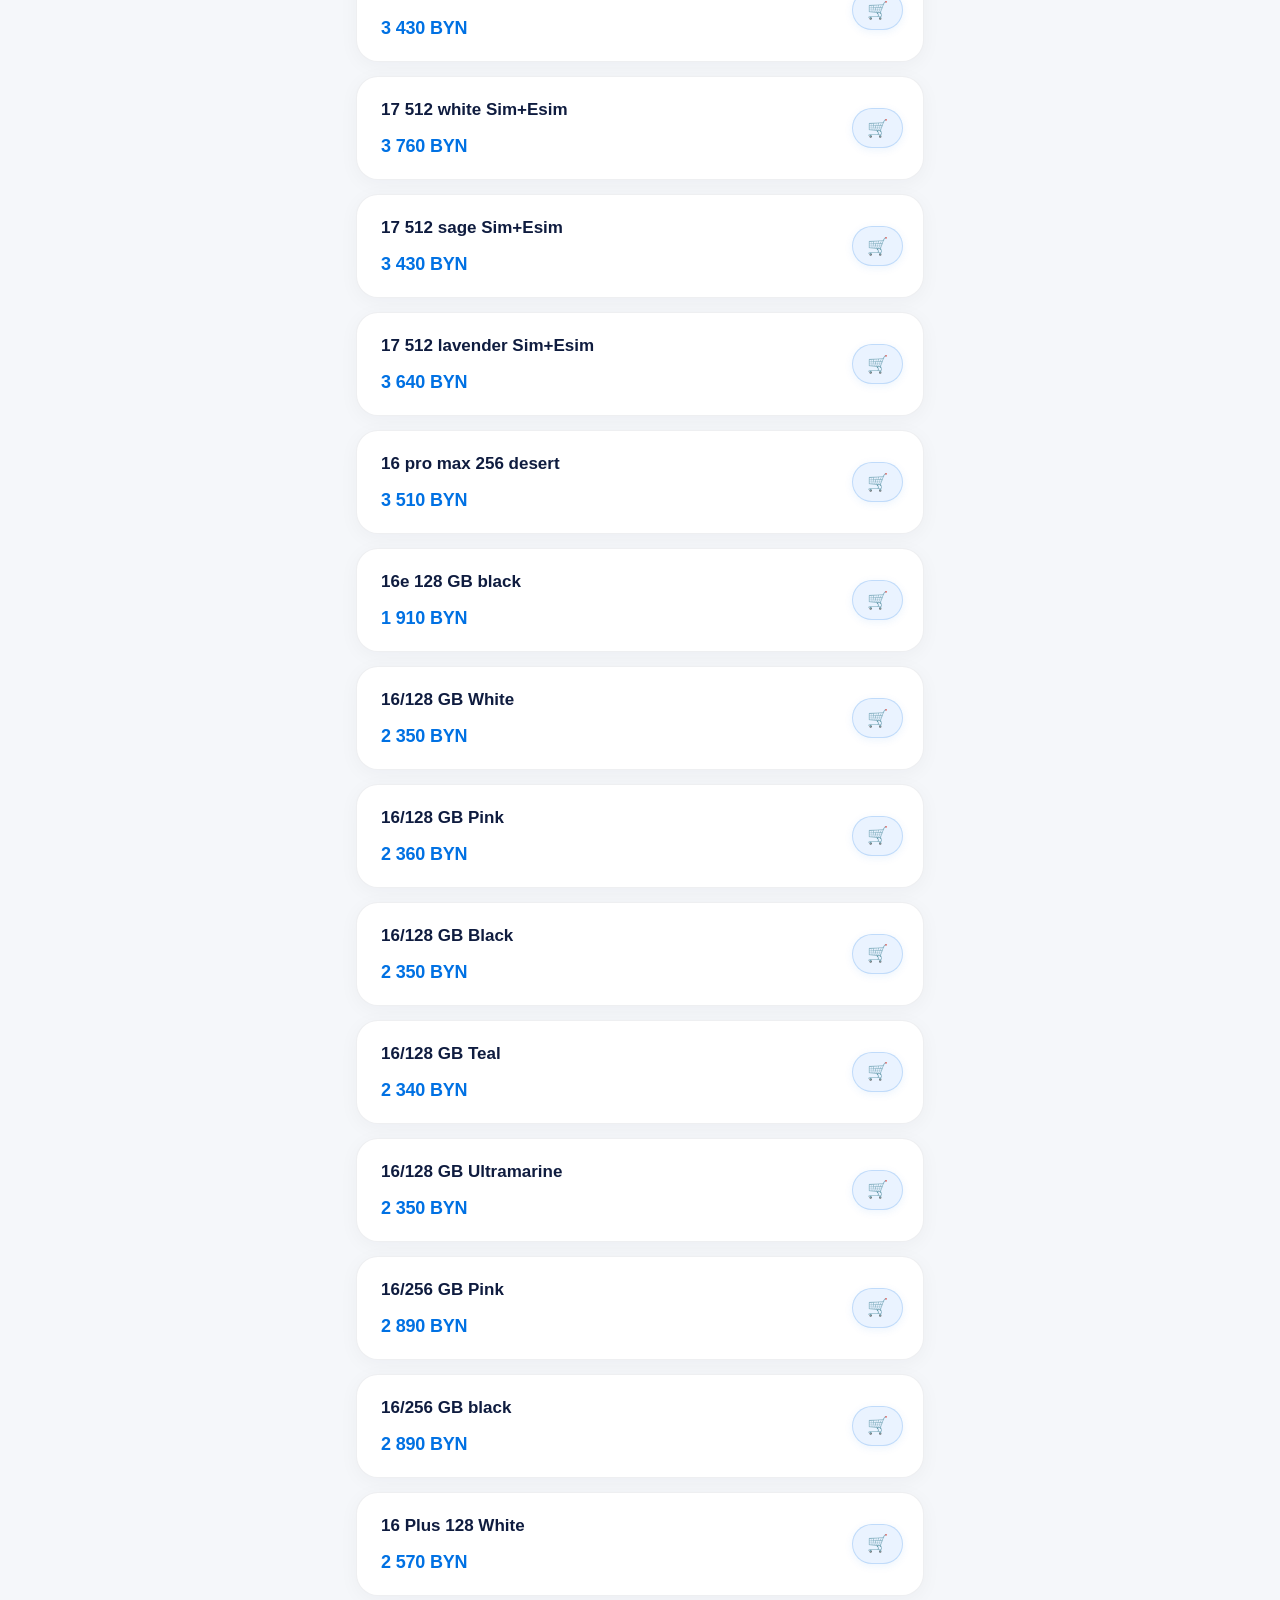
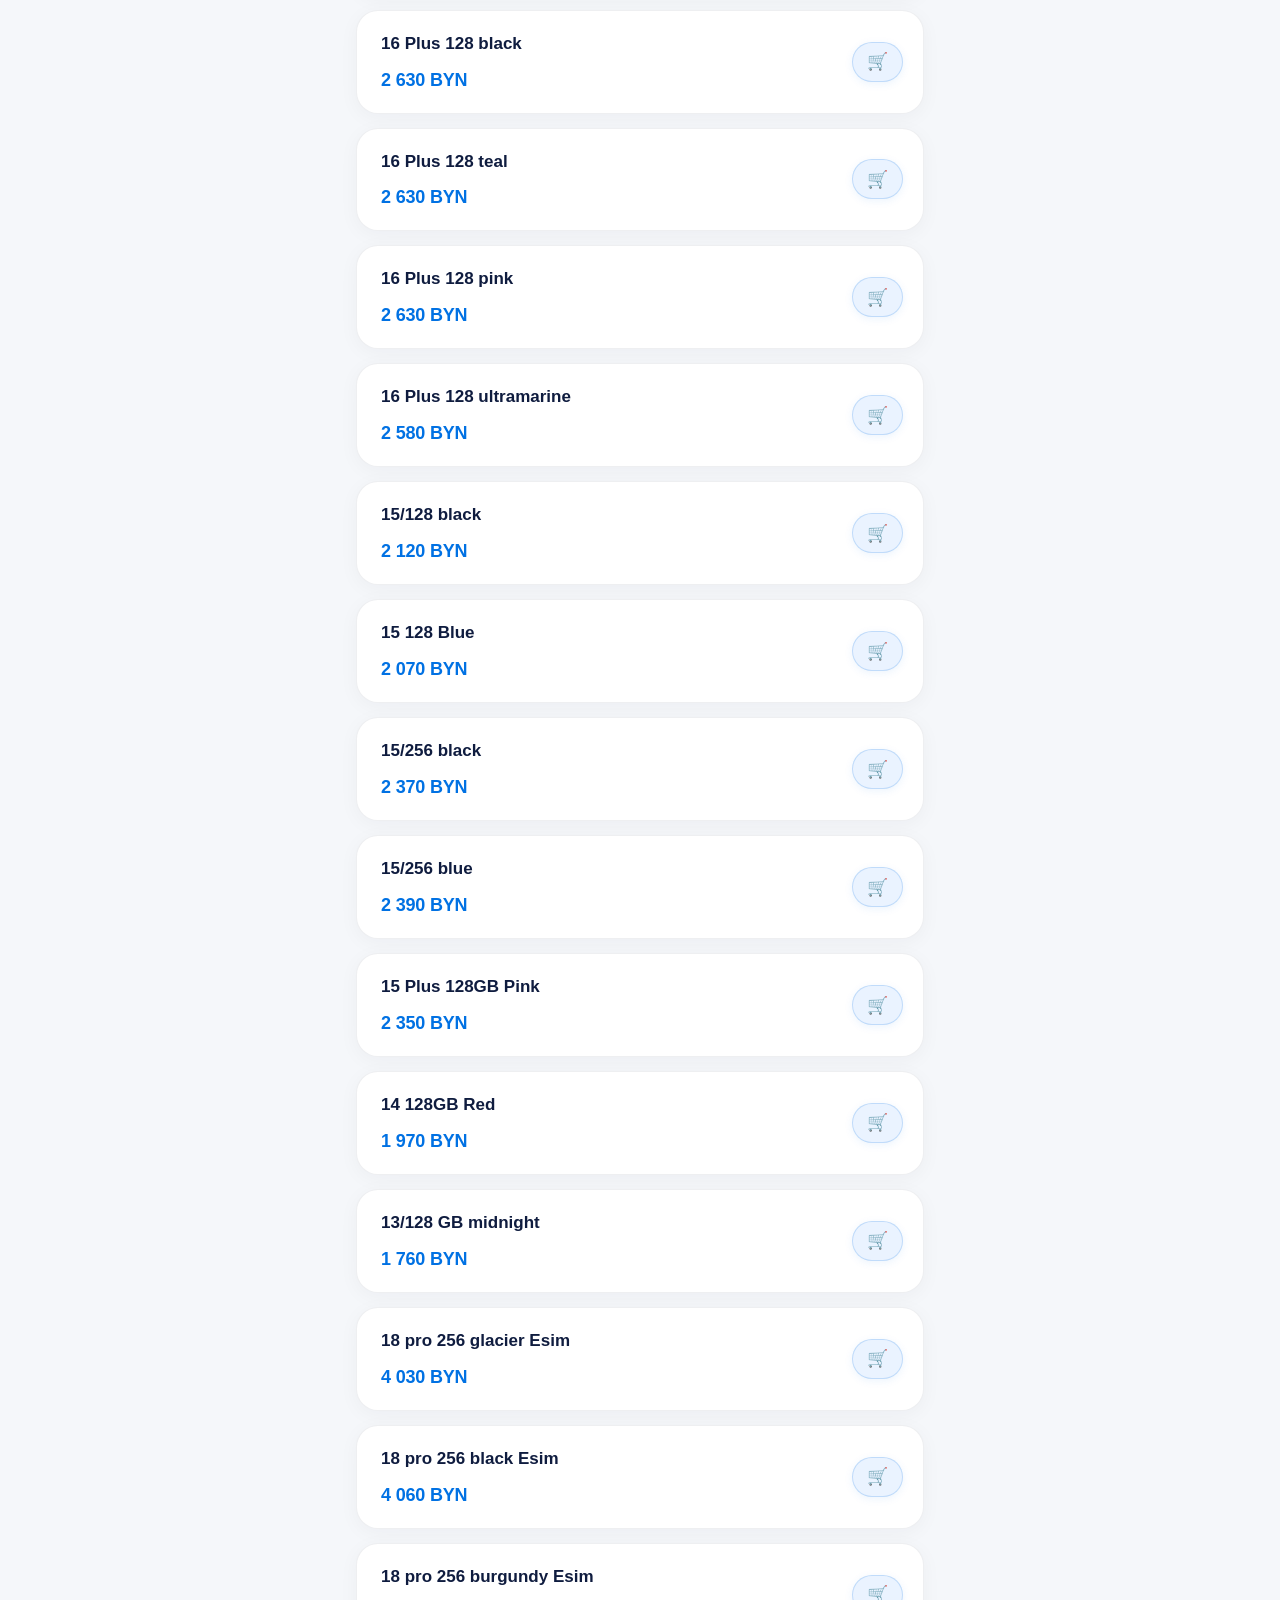
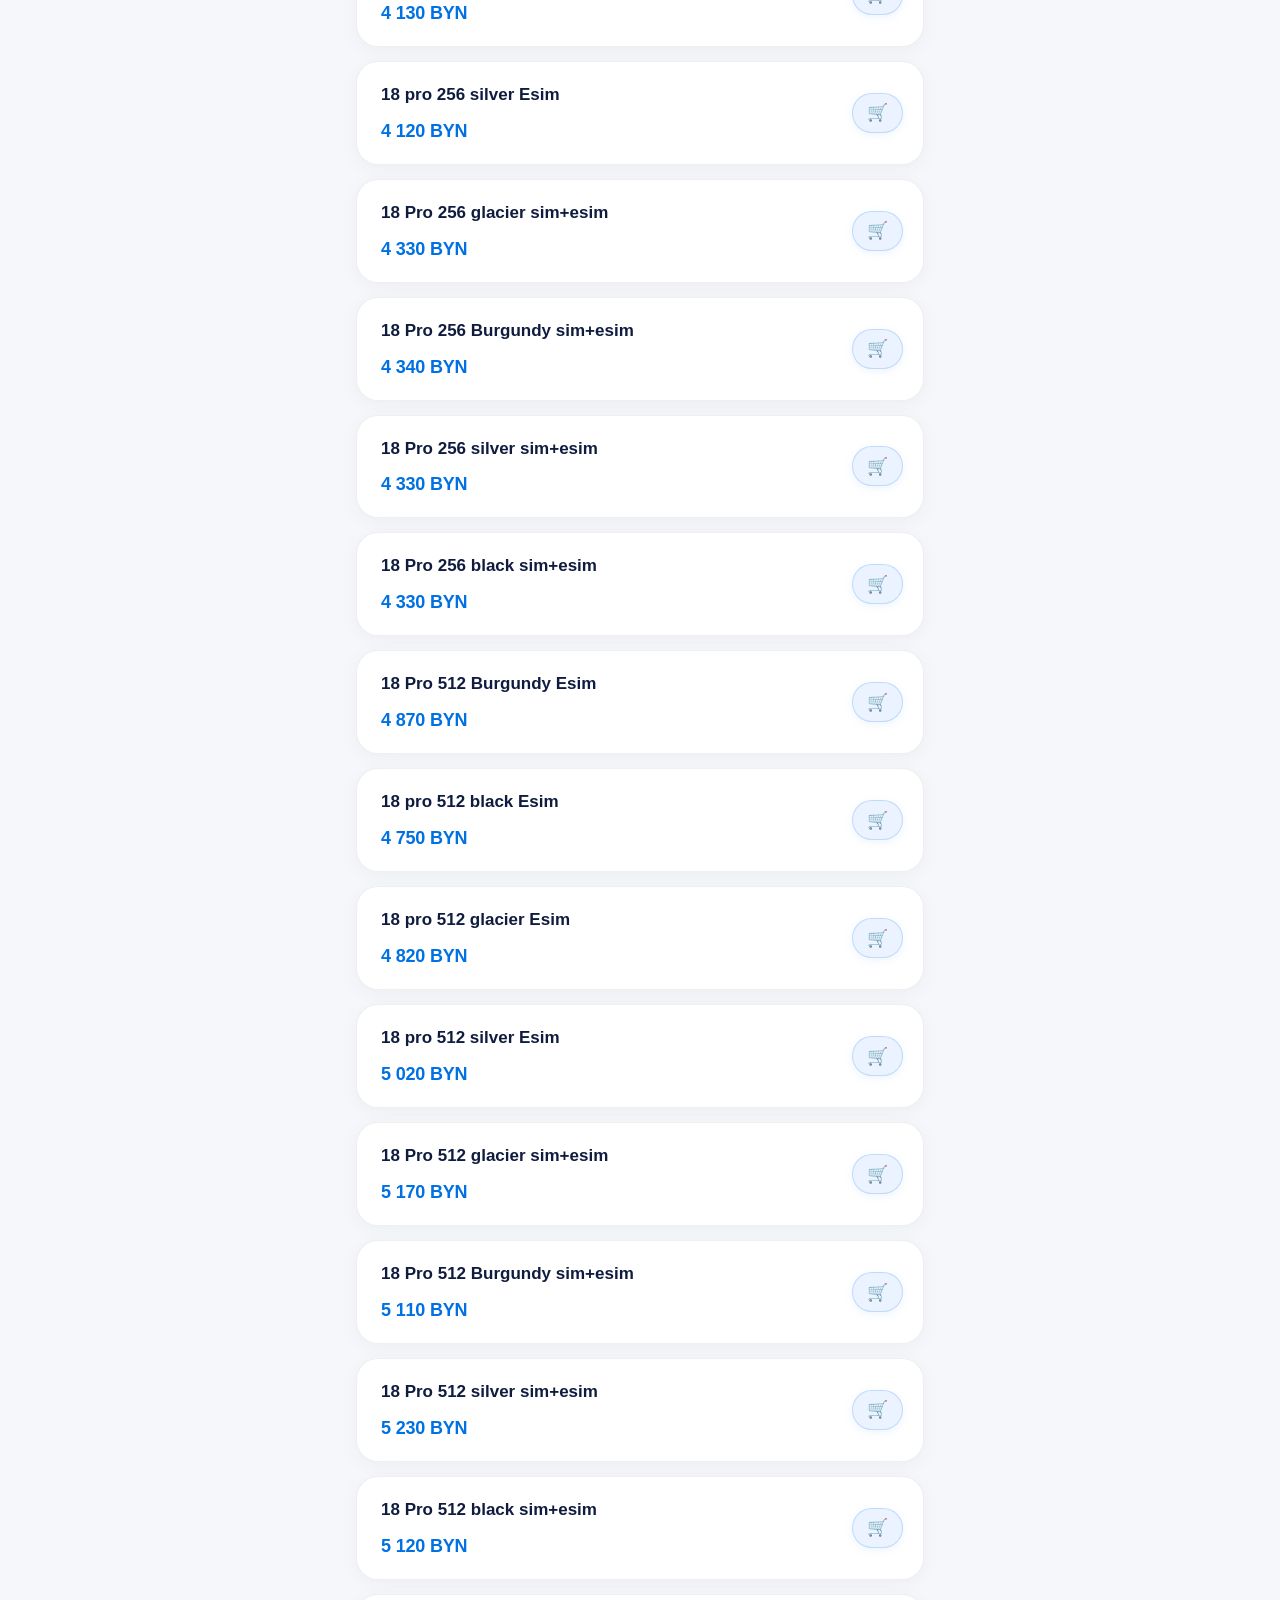
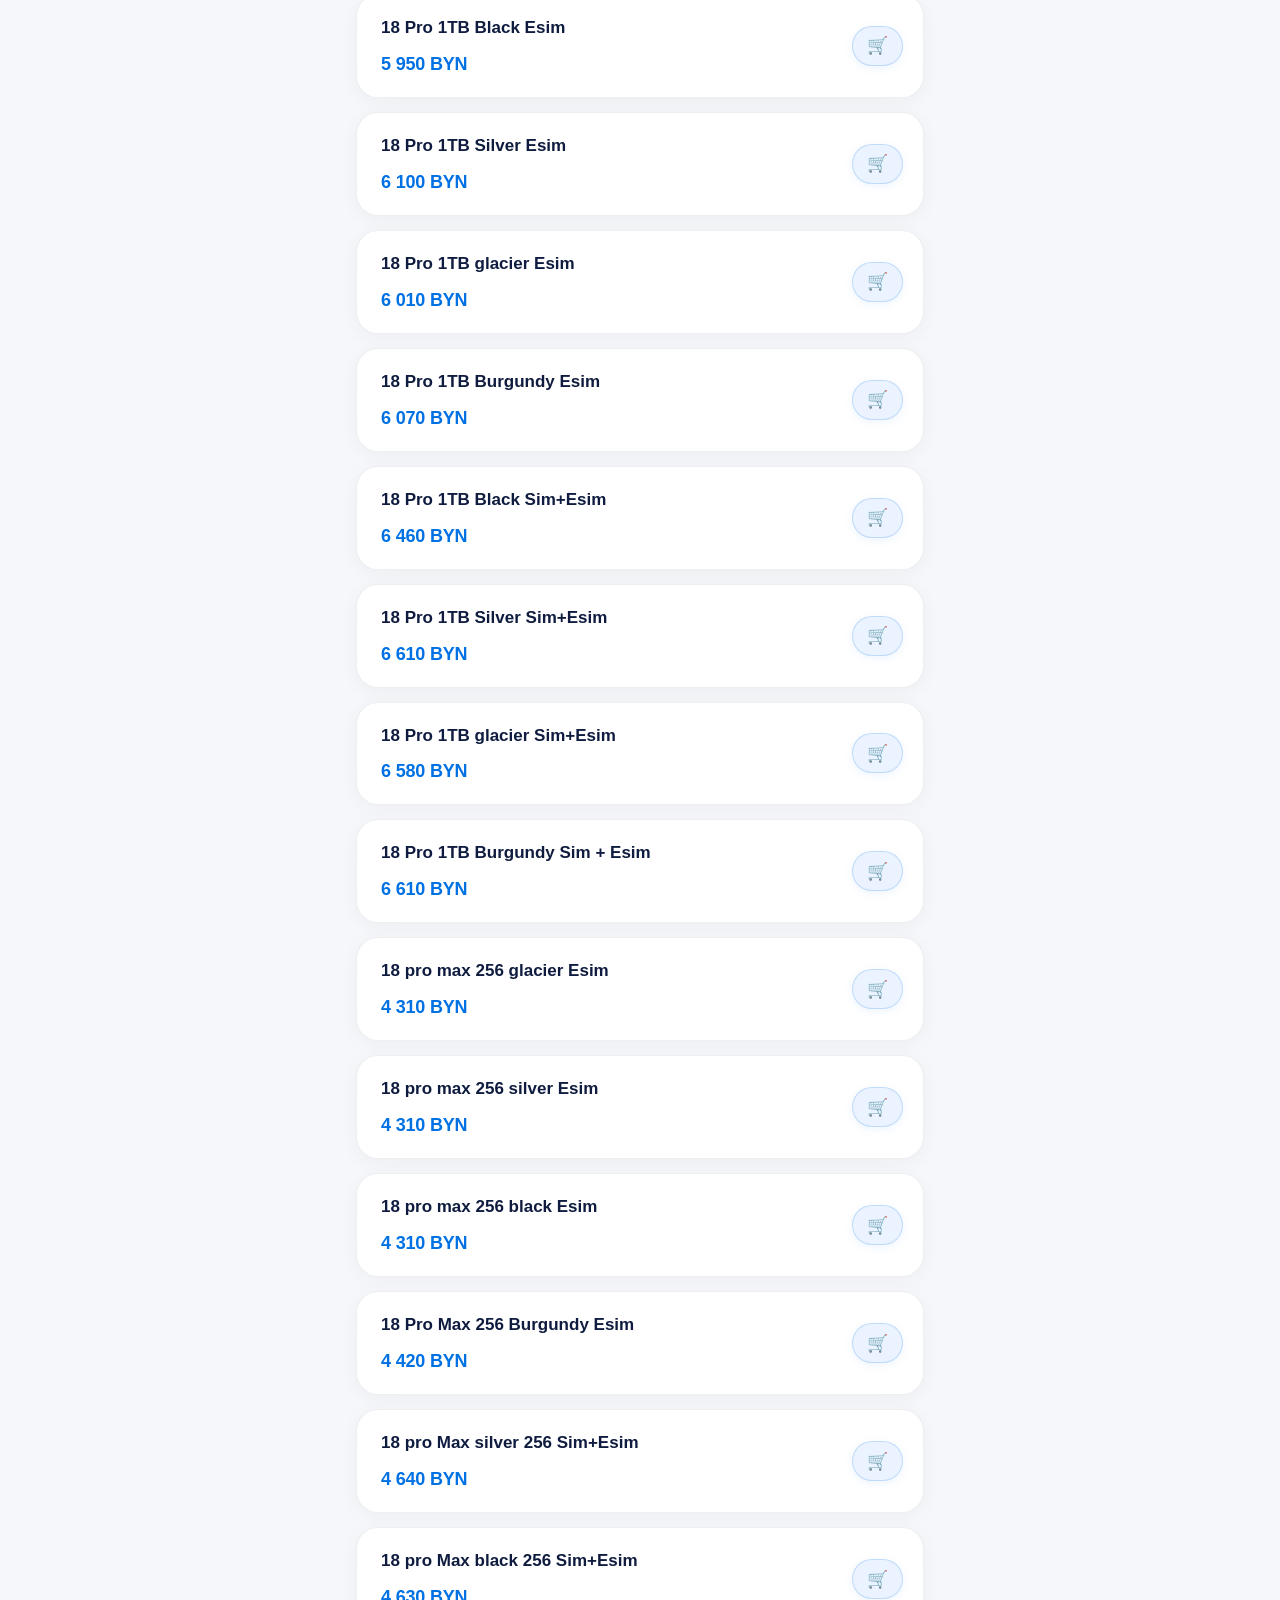
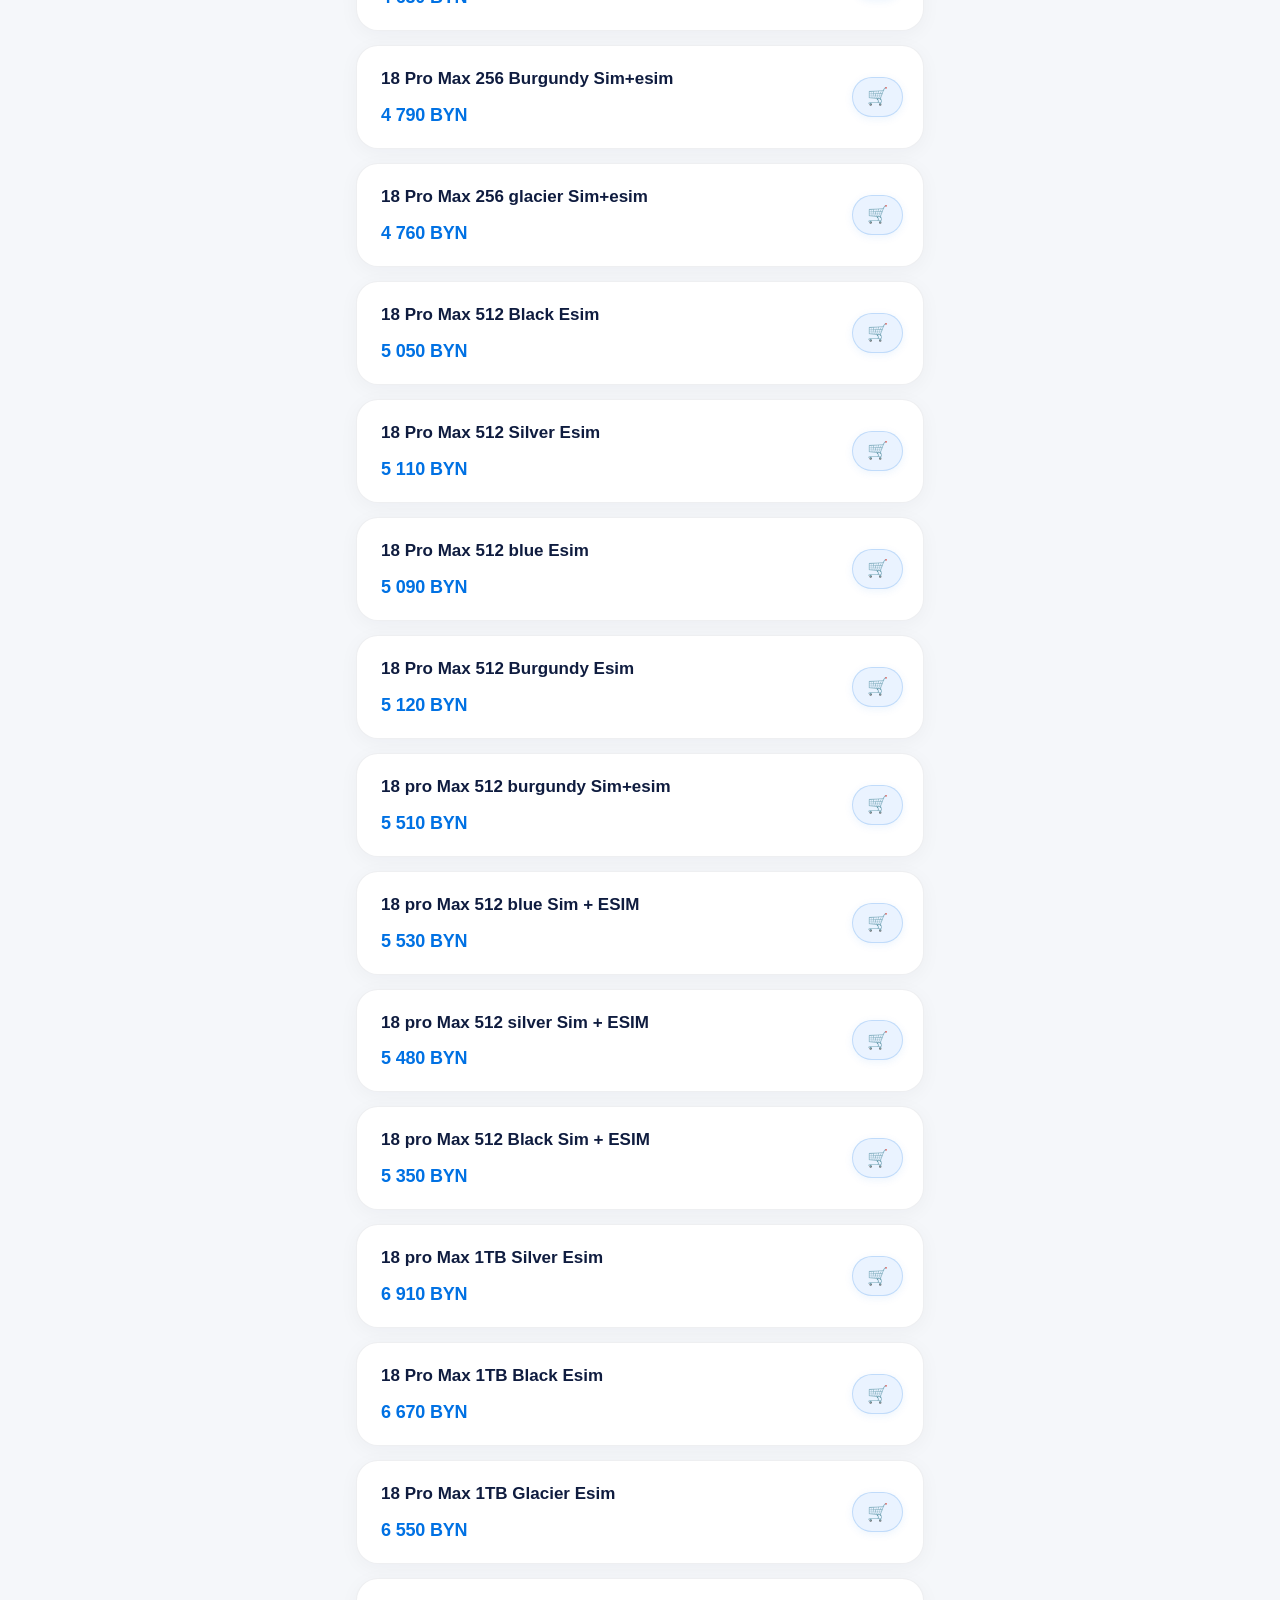
<file: index (1).html>
<!DOCTYPE html>
<html lang="ru">
<head>
  <meta charset="UTF-8">
  <title>appLit Catalog</title>
  <meta name="viewport" content="width=device-width, initial-scale=1">

  <link rel="apple-touch-icon" href="/apple-touch-icon.png">
  <link rel="stylesheet" href="style.css?v=20">
</head>

<body>

  <!-- Поиск -->
  <div class="search-bar-wrapper">
    <input id="search" type="text" placeholder="Поиск по моделям…">
  </div>

  <!-- Верхняя строка: обновлено + поделиться + дисклеймер -->
  <div class="top-row">
    <div class="top-left">
      <div id="update-time"></div>
      <button id="share-catalog-btn" class="share-catalog-btn">Отправить каталог другу</button>
    </div>

    <div class="top-right">
      приложение носит исключительно информационный характер<br>
      и ни при каких условиях не является публичной офертой
    </div>
  </div>

  <!-- Каталог -->
  <div id="catalog"></div>

  <!-- Модальное окно корзины -->
  <div id="cart-modal" class="cart-modal">
    <div class="cart-content">

      <button class="cart-close-btn" id="cart-close">×</button>

      <h2>Корзина</h2>

      <div id="cart-items"></div>

      <div class="cart-bottom-row">
        <div id="cart-total" class="cart-total"></div>
        <button id="cart-order-btn" class="cart-order-btn">Заказать</button>
      </div>

    </div>
  </div>

  <!-- Таббар -->
  <div class="tabbar">
    <div class="tab-item" id="tab-cart">
      🛒 Корзина
      <div class="tab-badge">0</div>
    </div>
  </div>

  <script src="app.js?v=20"></script>
</body>
</html>
</file>
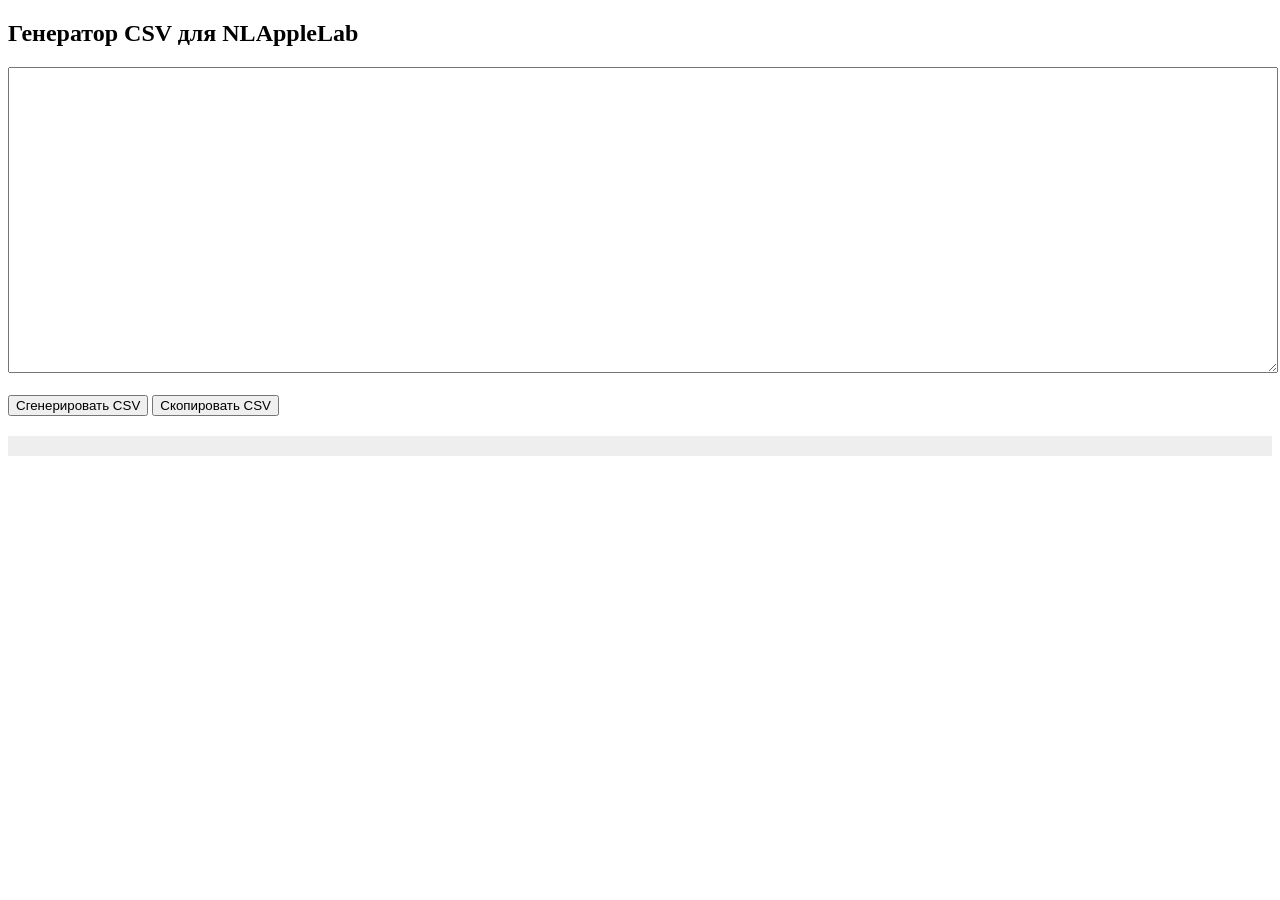
<file: admin/generator.html>
<!DOCTYPE html>
<html lang="ru">
<head>
<meta charset="UTF-8">
<title>NLAppleLab CSV Generator</title>
</head>

<body>

<h2>Генератор CSV для NLAppleLab</h2>

<textarea id="input" style="width:100%;height:300px;"></textarea>
<br><br>

<button id="btn-generate">Сгенерировать CSV</button>
<button id="btn-copy">Скопировать CSV</button>

<pre id="output" style="white-space:pre;margin-top:20px;background:#eee;padding:10px;"></pre>

<script>
// --------------------
// Вытаскиваем текст из HTML (работает даже с DOCX)
// --------------------
function extractText(html) {
  let text = html.replace(/<[^>]+>/g, '\n');   // удаляем теги
  text = text.replace(/\n+/g, '\n');          // чистим переносы
  text = text.replace(/[\u{1F300}-\u{1FAFF}]/gu, ''); // удаляем эмодзи
  return text;
}

// --------------------
// Генерация CSV
// --------------------
function generateCSV() {
  const html = document.getElementById('input').value;

  const rawText = extractText(html);
  const lines = rawText.split('\n').map(l => l.trim());

  // авто‑таймстамп
  const now = new Date();
  const dd = String(now.getDate()).padStart(2, '0');
  const mm = String(now.getMonth() + 1).padStart(2, '0');
  const yyyy = now.getFullYear();
  const hh = String(now.getHours()).padStart(2, '0');
  const min = String(now.getMinutes()).padStart(2, '0');

  let csv = `last_update,${dd}.${mm}.${yyyy} ${hh}:${min}\n`;
  csv += "id,model,price\n";

  let id = 1;

  lines.forEach(line => {
    if (!line) return;

    if (!line.match(/\d+\s*BYN/i)) return; // ищем строки с ценой

    line = line.replace(/—/g, '-').replace(/–/g, '-');
    line = line.replace(/BYN/gi, '').trim();

    const parts = line.split('-');
    if (parts.length < 2) return;

    const model = parts[0].trim();
    let price = parseInt(parts[1].trim(), 10);
    if (isNaN(price)) return;

    price = Math.round(price / 10) * 10;

    csv += `${id},${model},${price}\n`;
    id++;
  });

  document.getElementById('output').textContent = csv;
}

// --------------------
// Скопировать CSV в буфер
// --------------------
function copyCSV() {
  const text = document.getElementById('output').textContent;
  if (!text.trim()) return;

  navigator.clipboard.writeText(text).then(() => {
    alert("CSV скопирован в буфер обмена!");
  });
}

// --------------------
// Привязка кнопок
// --------------------
document.getElementById('btn-generate').onclick = generateCSV;
document.getElementById('btn-copy').onclick = copyCSV;
</script>

</body>
</html>
</file>
<file: style.css>
*, *::before, *::after {
  box-sizing: border-box;
}

body {
  font-family: -apple-system, BlinkMacSystemFont, "SF Pro Text", "Segoe UI", Roboto, Arial, sans-serif;
  background: #f5f7fa;
  color: #0f1c3f;
  margin: 0;
  padding-bottom: 130px;
  -webkit-font-smoothing: antialiased;
}

/* Поиск */
.search-bar-wrapper {
  position: sticky;
  top: 0;
  z-index: 200;
  background: rgba(245, 247, 250, 0.84);
  padding: 14px 16px;
  backdrop-filter: blur(18px);
  -webkit-backdrop-filter: blur(18px);
  border-bottom: 1px solid rgba(15, 28, 63, 0.06);
}

#search {
  width: 100%;
  max-width: 600px;
  margin: 0 auto;
  display: block;
  padding: 13px 18px;
  font-size: 16px;
  color: #0f1c3f;
  border-radius: 14px;
  border: 1px solid rgba(15, 28, 63, 0.09);
  background: #ffffff;
  box-shadow: 0 2px 8px rgba(15, 28, 63, 0.03);
  outline: none;
  transition: border-color 0.2s ease, box-shadow 0.2s ease;
}

#search::placeholder {
  color: #7c8ba6;
}

#search:focus {
  border-color: #0071e3;
  box-shadow: 0 0 0 4px rgba(0, 113, 227, 0.12);
}

/* Верхняя строка */
.top-row {
  max-width: 600px;
  margin: 16px auto 22px auto;
  padding: 0 16px;
  display: flex;
  justify-content: space-between;
  align-items: center;
  gap: 16px;
}

.top-left {
  display: flex;
  flex-direction: column;
  align-items: flex-start;
  gap: 8px;
}

#update-time {
  font-size: 13px;
  color: #6b7b99;
  margin: 0;
}

.share-catalog-btn {
  padding: 8px 16px;
  font-size: 13px;
  font-weight: 500;
  background: #ffffff;
  color: #0f1c3f;
  border: 1px solid rgba(15, 28, 63, 0.1);
  border-radius: 999px;
  cursor: pointer;
  box-shadow: 0 1px 3px rgba(15, 28, 63, 0.04);
  transition: background 0.2s ease, transform 0.15s ease;
}

.share-catalog-btn:hover {
  background: #eef2f8;
}

.share-catalog-btn:active {
  transform: scale(0.97);
}

.top-right {
  font-size: 11px;
  line-height: 1.4;
  color: #8b99b2;
  text-align: right;
  max-width: 190px;
}

/* Кнопки категорий */
.category-buttons {
  max-width: 600px;
  margin: 0 auto 20px auto;
  padding: 0 16px;
  display: flex;
  gap: 8px;
  flex-wrap: wrap;
}

.category-buttons button {
  padding: 8px 16px;
  font-size: 14px;
  font-weight: 500;
  color: #0f1c3f;
  background: rgba(15, 28, 63, 0.045);
  border: 1px solid transparent;
  border-radius: 999px;
  cursor: pointer;
  transition: all 0.2s ease;
}

.category-buttons button:hover {
  background: rgba(15, 28, 63, 0.09);
}

.category-buttons button.active {
  background: #0f1c3f;
  color: #ffffff;
  box-shadow: 0 3px 10px rgba(15, 28, 63, 0.16);
}

/* Каталог */
#catalog {
  max-width: 600px;
  margin: 0 auto;
  padding: 0 16px;
  display: flex;
  flex-direction: column;
  gap: 14px;
}

/* Карточка товара */
.card {
  background: #ffffff;
  border-radius: 22px;
  padding: 22px 24px;
  margin-bottom: 0;
  border: 1px solid rgba(15, 28, 63, 0.07);
  box-shadow: 0 4px 20px rgba(15, 28, 63, 0.04);
  position: relative;
  width: 100%;
  transition: transform 0.2s ease, box-shadow 0.2s ease;
}

.card:hover {
  transform: translateY(-1px);
  box-shadow: 0 8px 28px rgba(15, 28, 63, 0.08);
}

/* Заголовок товара — тёмно-синий */
.card-title {
  font-size: 17px;
  font-weight: 600;
  line-height: 1.35;
  color: #0f1c3f;
  margin-bottom: 6px;
  padding-right: 60px;
}

/* Дополнительный текст / характеристики внутри карточки */
.card p,
.card div:not(.card-title):not(.card-price) {
  font-size: 14px;
  line-height: 1.45;
  color: #4b5e80;
}

/* Кнопка корзины — светлая пастельно-голубая таблетка */
.add-to-cart {
  position: absolute;
  right: 20px;
  top: 50%;
  transform: translateY(-50%);
  min-width: 46px;
  height: 40px;
  padding: 0 14px;
  font-size: 17px;
  background: #eaf3ff;
  color: #0071e3;
  border: 1px solid rgba(0, 113, 227, 0.18);
  border-radius: 999px;
  display: inline-flex;
  align-items: center;
  justify-content: center;
  cursor: pointer;
  box-shadow: 0 2px 8px rgba(0, 113, 227, 0.08);
  transition: background 0.2s ease, transform 0.15s ease, border-color 0.2s ease;
}

.add-to-cart:hover {
  background: #dcebff;
  border-color: rgba(0, 113, 227, 0.35);
}

.add-to-cart:active {
  transform: translateY(-50%) scale(0.93);
}

@media (hover: none) {
  .add-to-cart:hover {
    background: #eaf3ff;
    border-color: rgba(0, 113, 227, 0.18);
  }
}
/* Цена — ярко-синий акцент */
.card-price {
  font-size: 18px;
  font-weight: 700;
  color: #0071e3;
  margin-top: 14px;
  letter-spacing: -0.01em;
  font-variant-numeric: tabular-nums;
}

/* Модальное окно корзины */
.cart-modal {
  position: fixed;
  top: 0;
  left: 0;
  width: 100%;
  height: 100%;
  background: rgba(15, 28, 63, 0.32);
  backdrop-filter: blur(6px);
  -webkit-backdrop-filter: blur(6px);
  display: none;
  justify-content: center;
  align-items: center;
  padding: 16px;
  z-index: 400;
}

.cart-content {
  background: #ffffff;
  padding: 26px 24px;
  border-radius: 26px;
  width: 100%;
  max-width: 420px;
  position: relative;
  box-shadow: 0 20px 50px rgba(15, 28, 63, 0.18);
  border: 1px solid rgba(15, 28, 63, 0.06);
}

.cart-content h2 {
  margin-top: 0;
  margin-bottom: 18px;
  font-size: 20px;
  font-weight: 600;
  color: #0f1c3f;
}

.cart-close-btn {
  position: absolute;
  top: 20px;
  right: 20px;
  background: #f0f3f8;
  color: #4b5e80;
  border: none;
  border-radius: 50%;
  width: 32px;
  height: 32px;
  font-size: 18px;
  line-height: 1;
  cursor: pointer;
  transition: background 0.2s ease, color 0.2s ease;
}

.cart-close-btn:hover {
  background: #e2e7f0;
  color: #0f1c3f;
}

/* Элемент корзины */
.cart-item {
  display: flex;
  justify-content: space-between;
  align-items: center;
  gap: 12px;
  padding: 12px 0;
  margin-bottom: 0;
  border-bottom: 1px solid rgba(15, 28, 63, 0.07);
  font-size: 15px;
  color: #0f1c3f;
}

.cart-item:last-of-type {
  border-bottom: none;
}

.cart-remove {
  background: rgba(255, 59, 48, 0.08);
  border: none;
  color: #ff3b30;
  width: 28px;
  height: 28px;
  border-radius: 8px;
  font-size: 16px;
  cursor: pointer;
  flex-shrink: 0;
  transition: background 0.2s ease;
}

.cart-remove:hover {
  background: rgba(255, 59, 48, 0.16);
}

/* Итого и кнопка заказа */
.cart-bottom-row {
  display: flex;
  justify-content: space-between;
  align-items: center;
  margin-top: 20px;
  padding-top: 16px;
  border-top: 1px solid rgba(15, 28, 63, 0.08);
}

.cart-total {
  font-size: 18px;
  font-weight: 700;
  color: #0f1c3f;
  font-variant-numeric: tabular-nums;
}

.cart-order-btn {
  padding: 11px 22px;
  font-size: 15px;
  font-weight: 500;
  background: #0071e3;
  color: #ffffff;
  border: none;
  border-radius: 999px;
  cursor: pointer;
  box-shadow: 0 4px 12px rgba(0, 113, 227, 0.24);
  transition: background 0.2s ease, transform 0.15s ease;
  white-space: nowrap;
}

.cart-order-btn:hover {
  background: #0077ed;
}

.cart-order-btn:active {
  transform: scale(0.97);
}

/* Плавающий таббар */
.tabbar {
  position: fixed;
  bottom: 22px;
  left: 50%;
  transform: translateX(-50%);
  width: auto;
  min-width: 170px;
  height: 54px;
  padding: 0 8px;

  background: rgba(255, 255, 255, 0.88);
  backdrop-filter: blur(18px);
  -webkit-backdrop-filter: blur(18px);
  border-radius: 999px;

  border: 1px solid rgba(15, 28, 63, 0.09);
  box-shadow: 0 8px 28px rgba(15, 28, 63, 0.12);

  display: flex;
  justify-content: center;
  align-items: center;

  transition: bottom 0.35s ease, opacity 0.25s ease;
  z-index: 300;
}

.tabbar.lifted {
  bottom: 40px;
  opacity: 0.96;
}

.tab-item {
  font-size: 15px;
  font-weight: 600;
  color: #0f1c3f;
  padding: 10px 22px;
  border-radius: 999px;
  cursor: pointer;
  position: relative;
  display: flex;
  align-items: center;
  gap: 6px;
}

.tab-badge {
  position: absolute;
  top: 2px;
  right: 6px;
  background: #0071e3;
  color: #ffffff;
  font-size: 11px;
  font-weight: 600;
  min-width: 18px;
  height: 18px;
  line-height: 18px;
  text-align: center;
  padding: 0 5px;
  border-radius: 999px;
}
</file>
